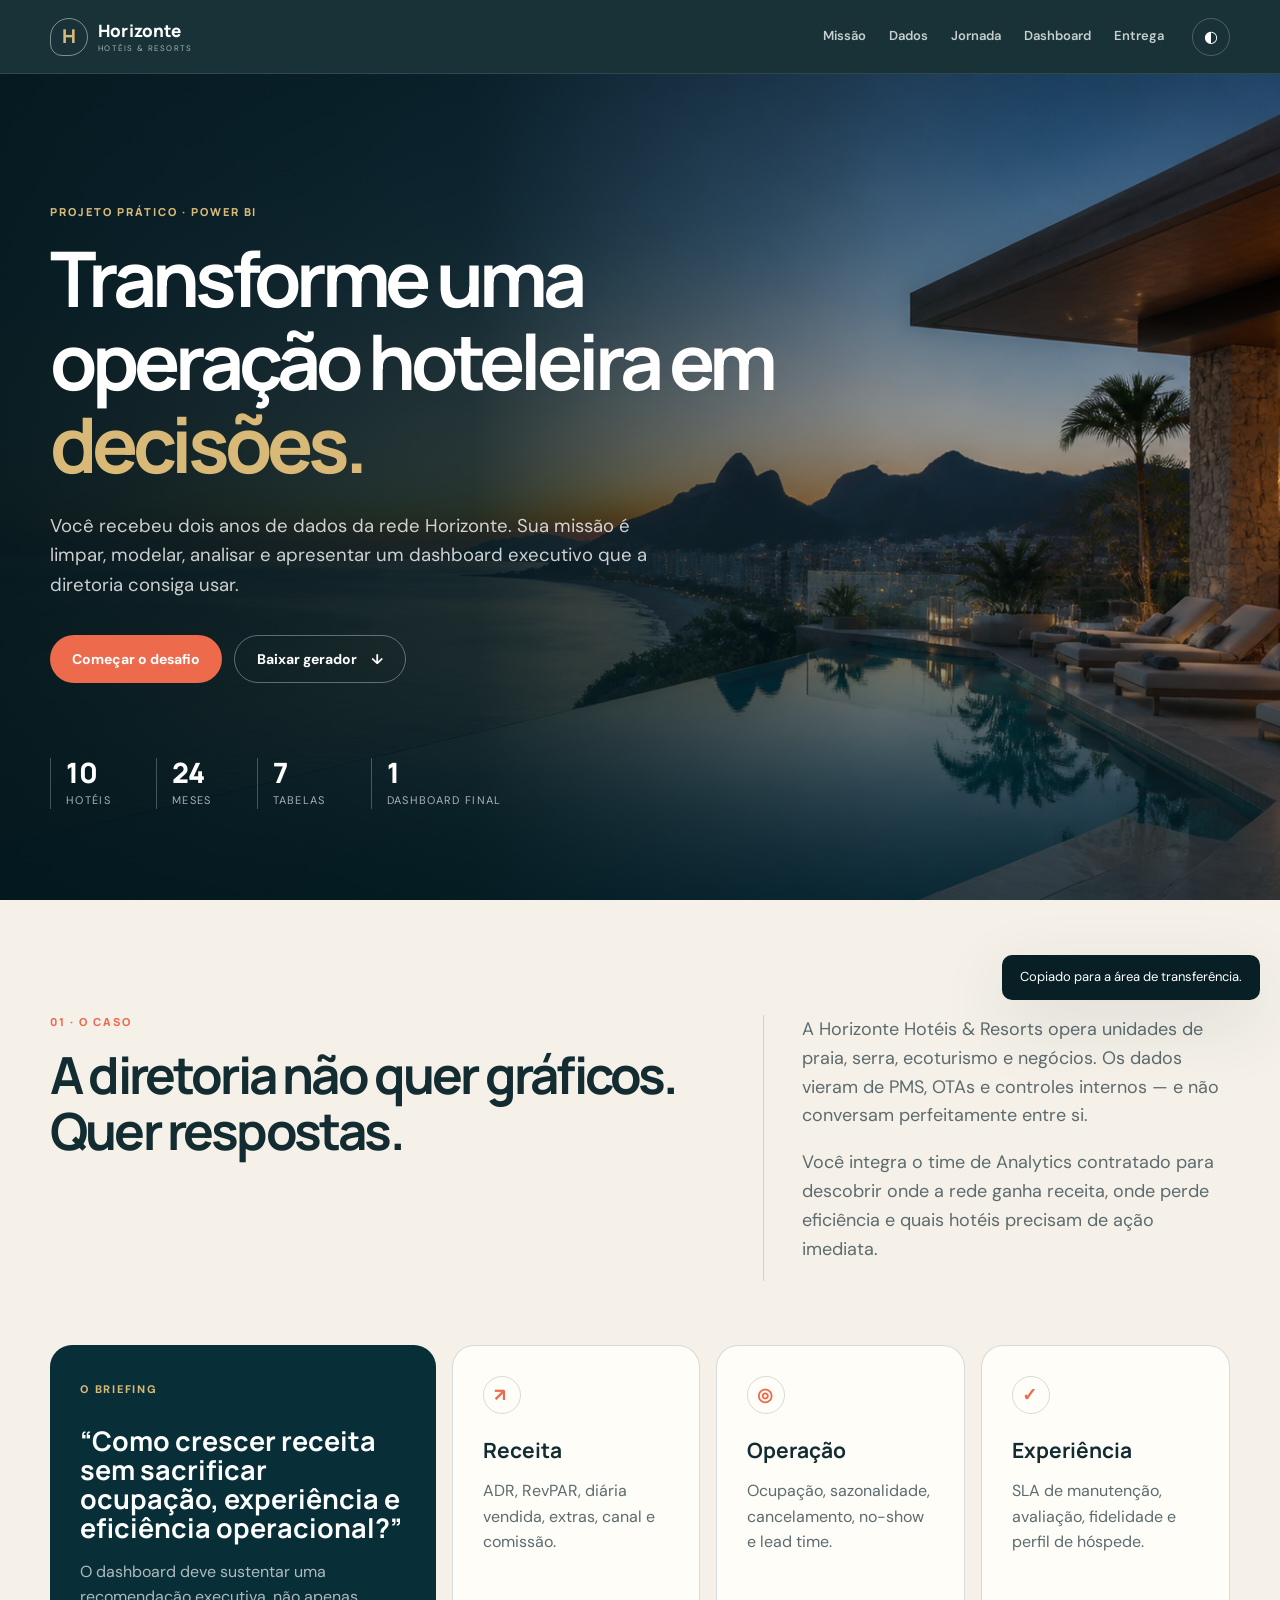
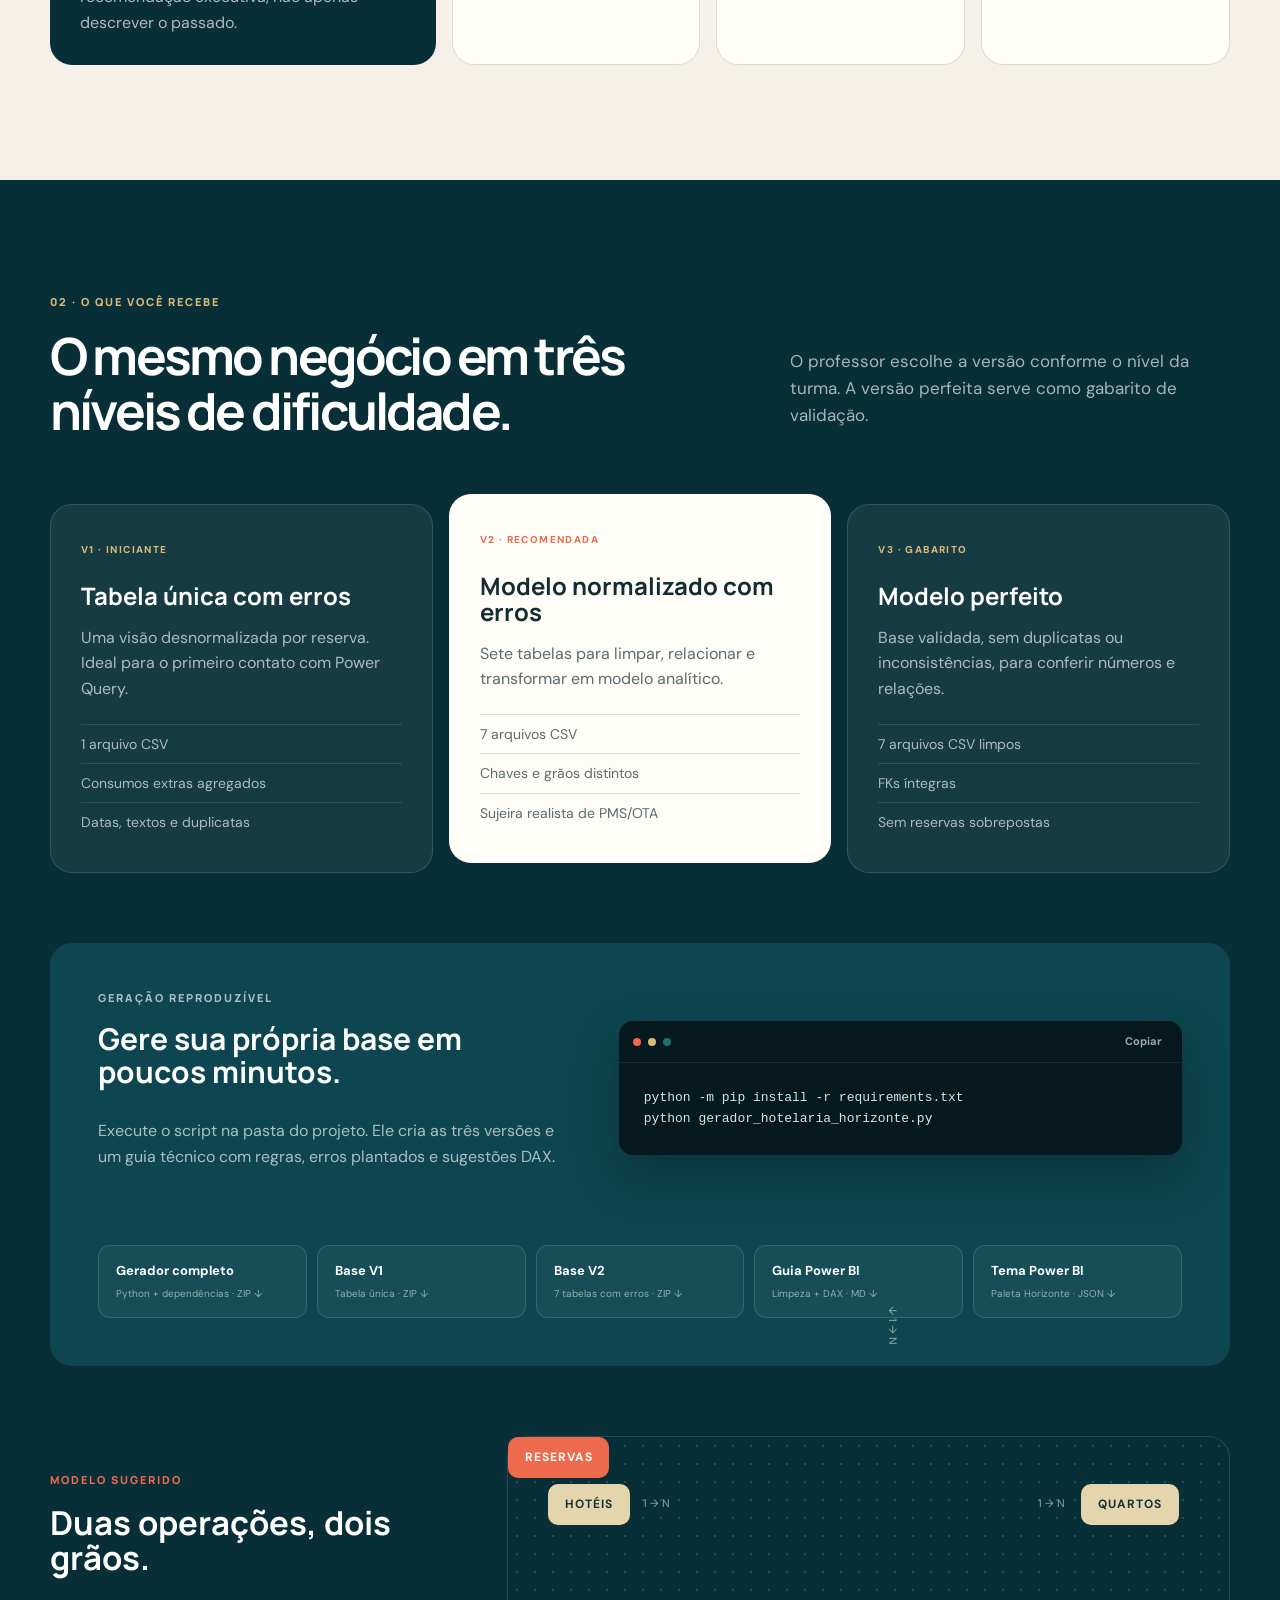
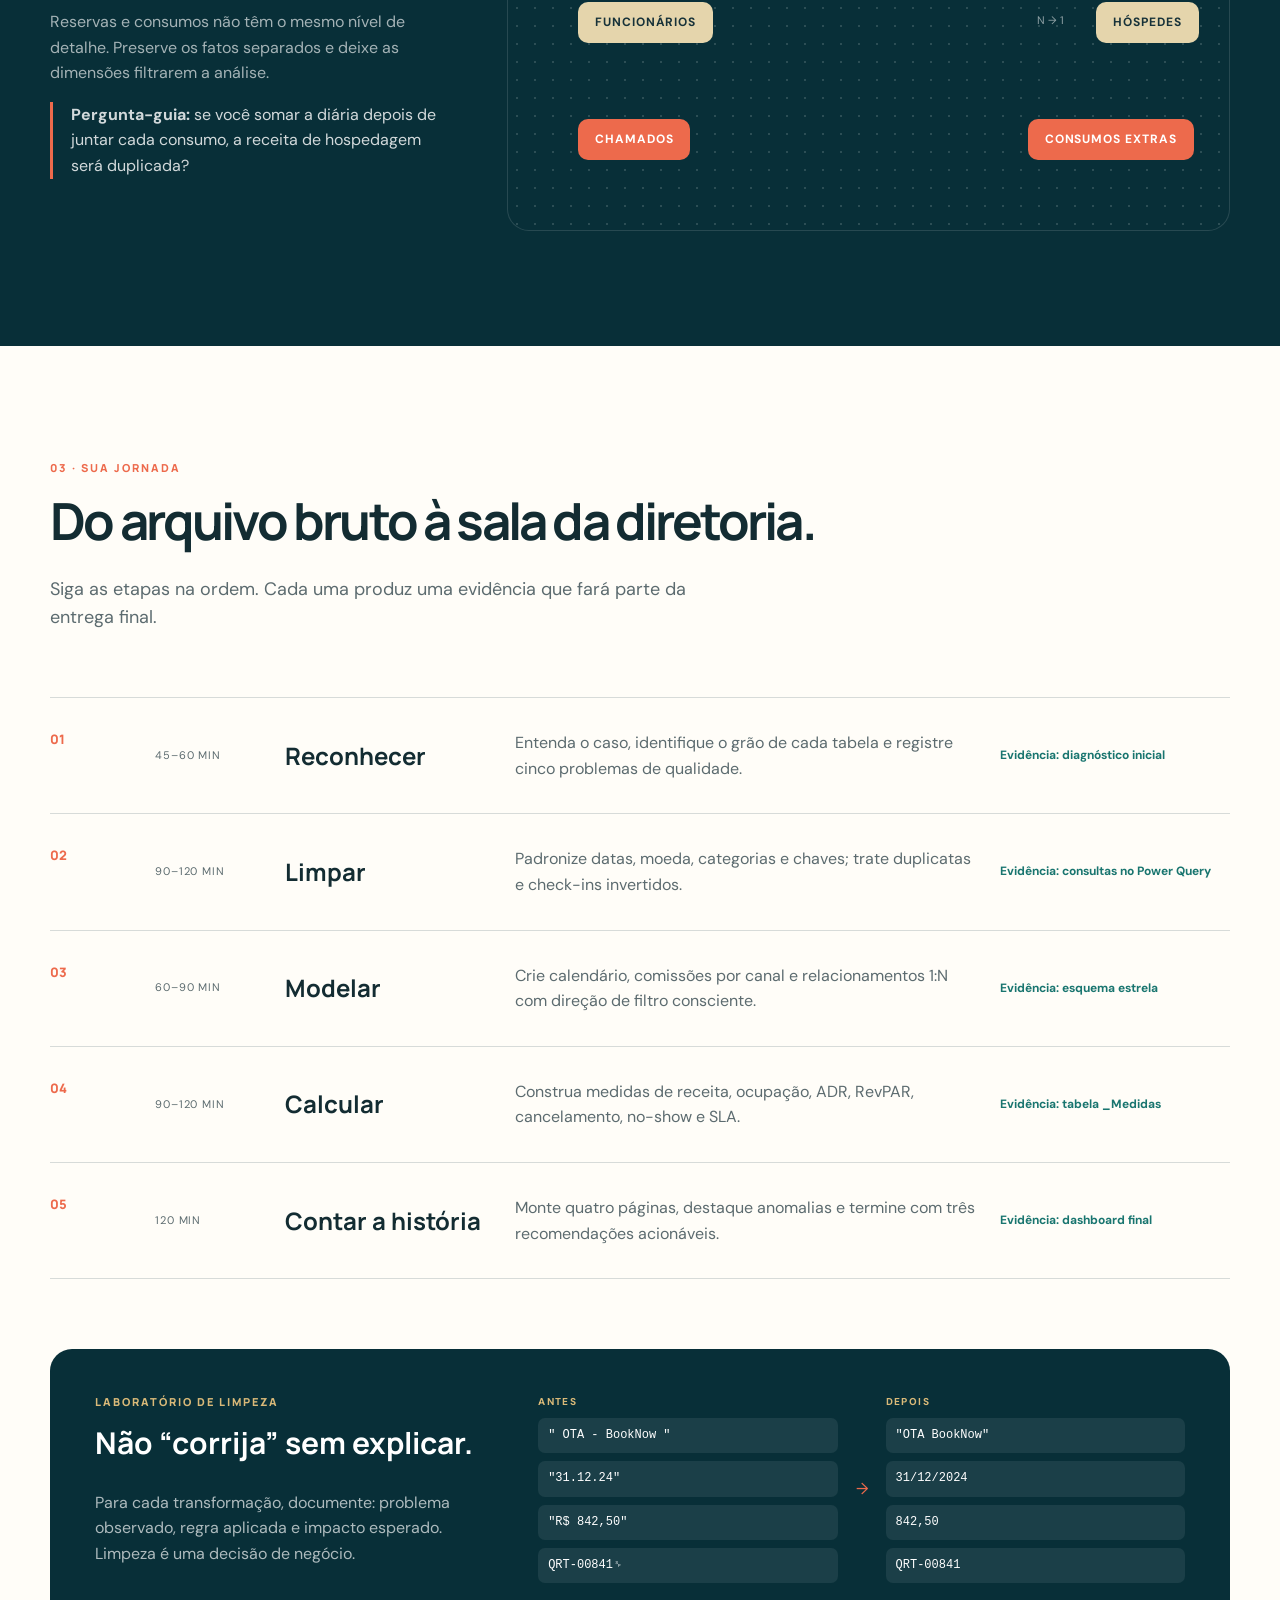
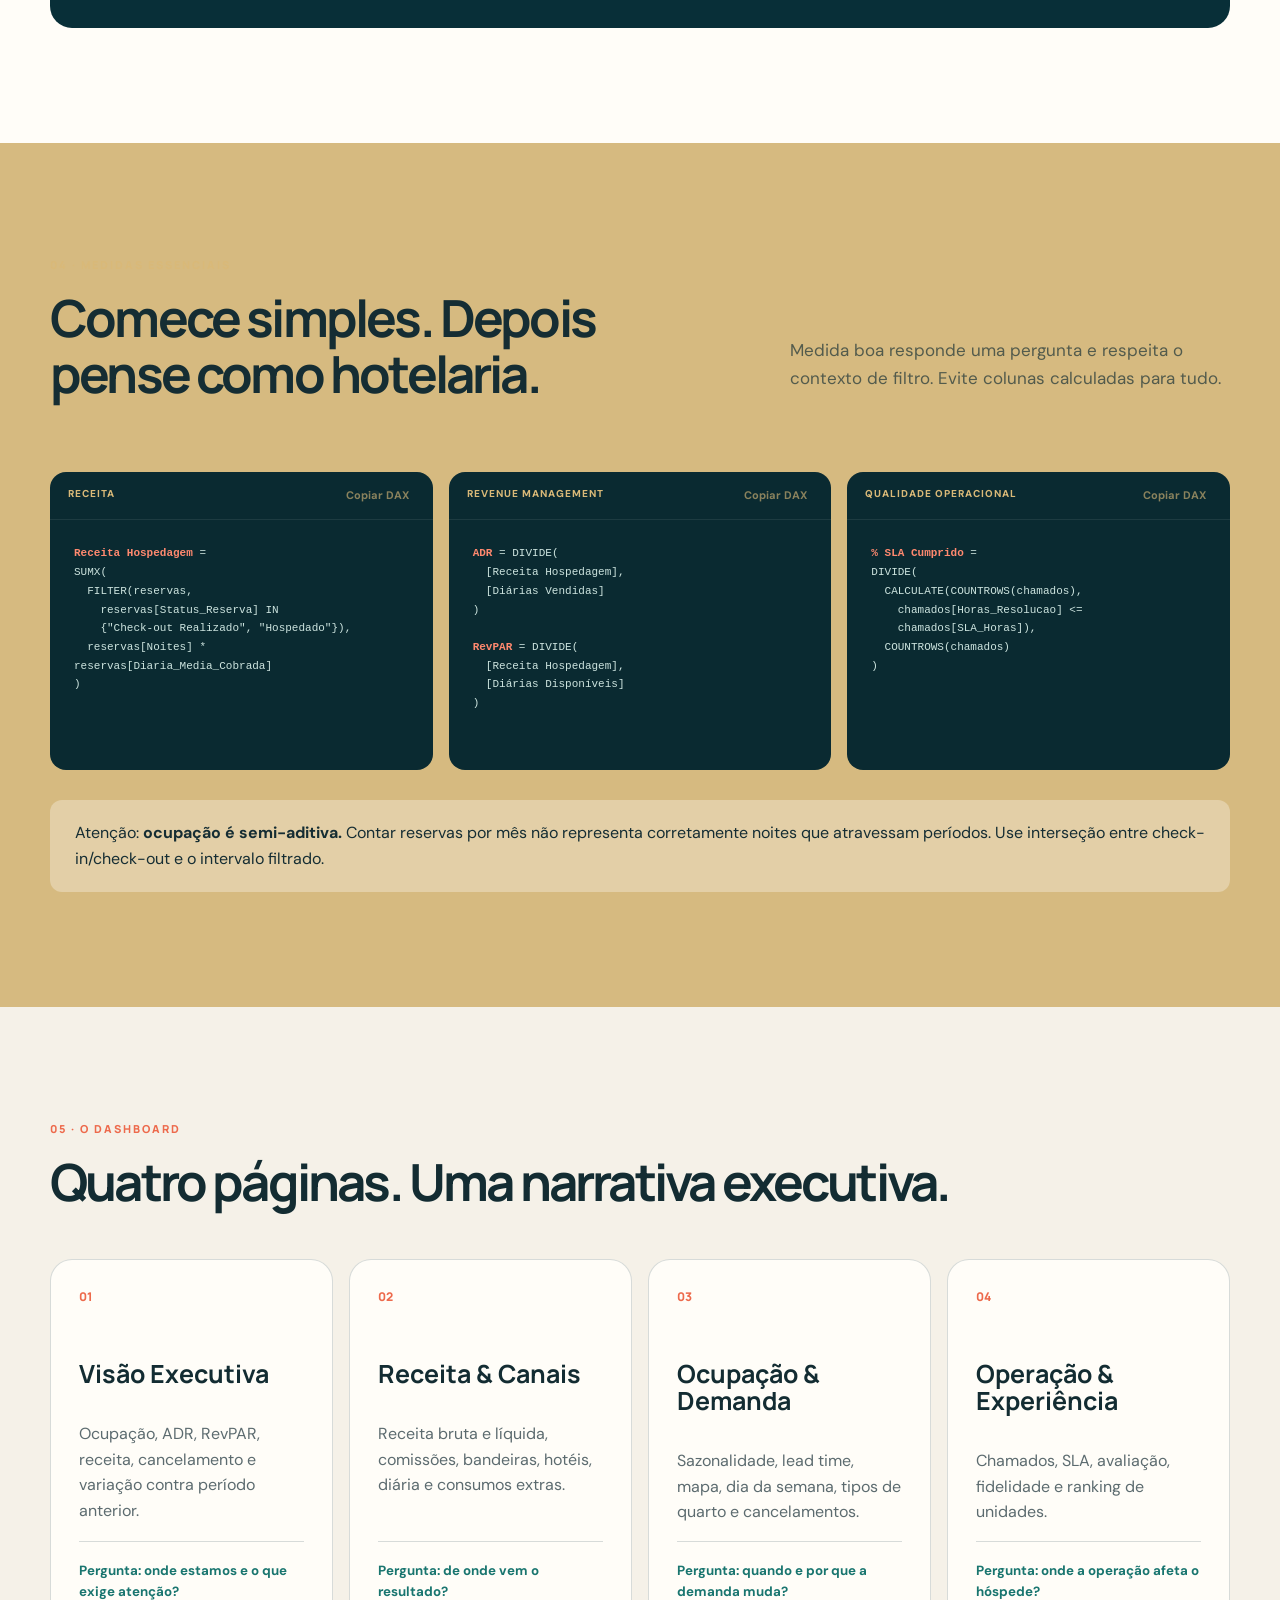
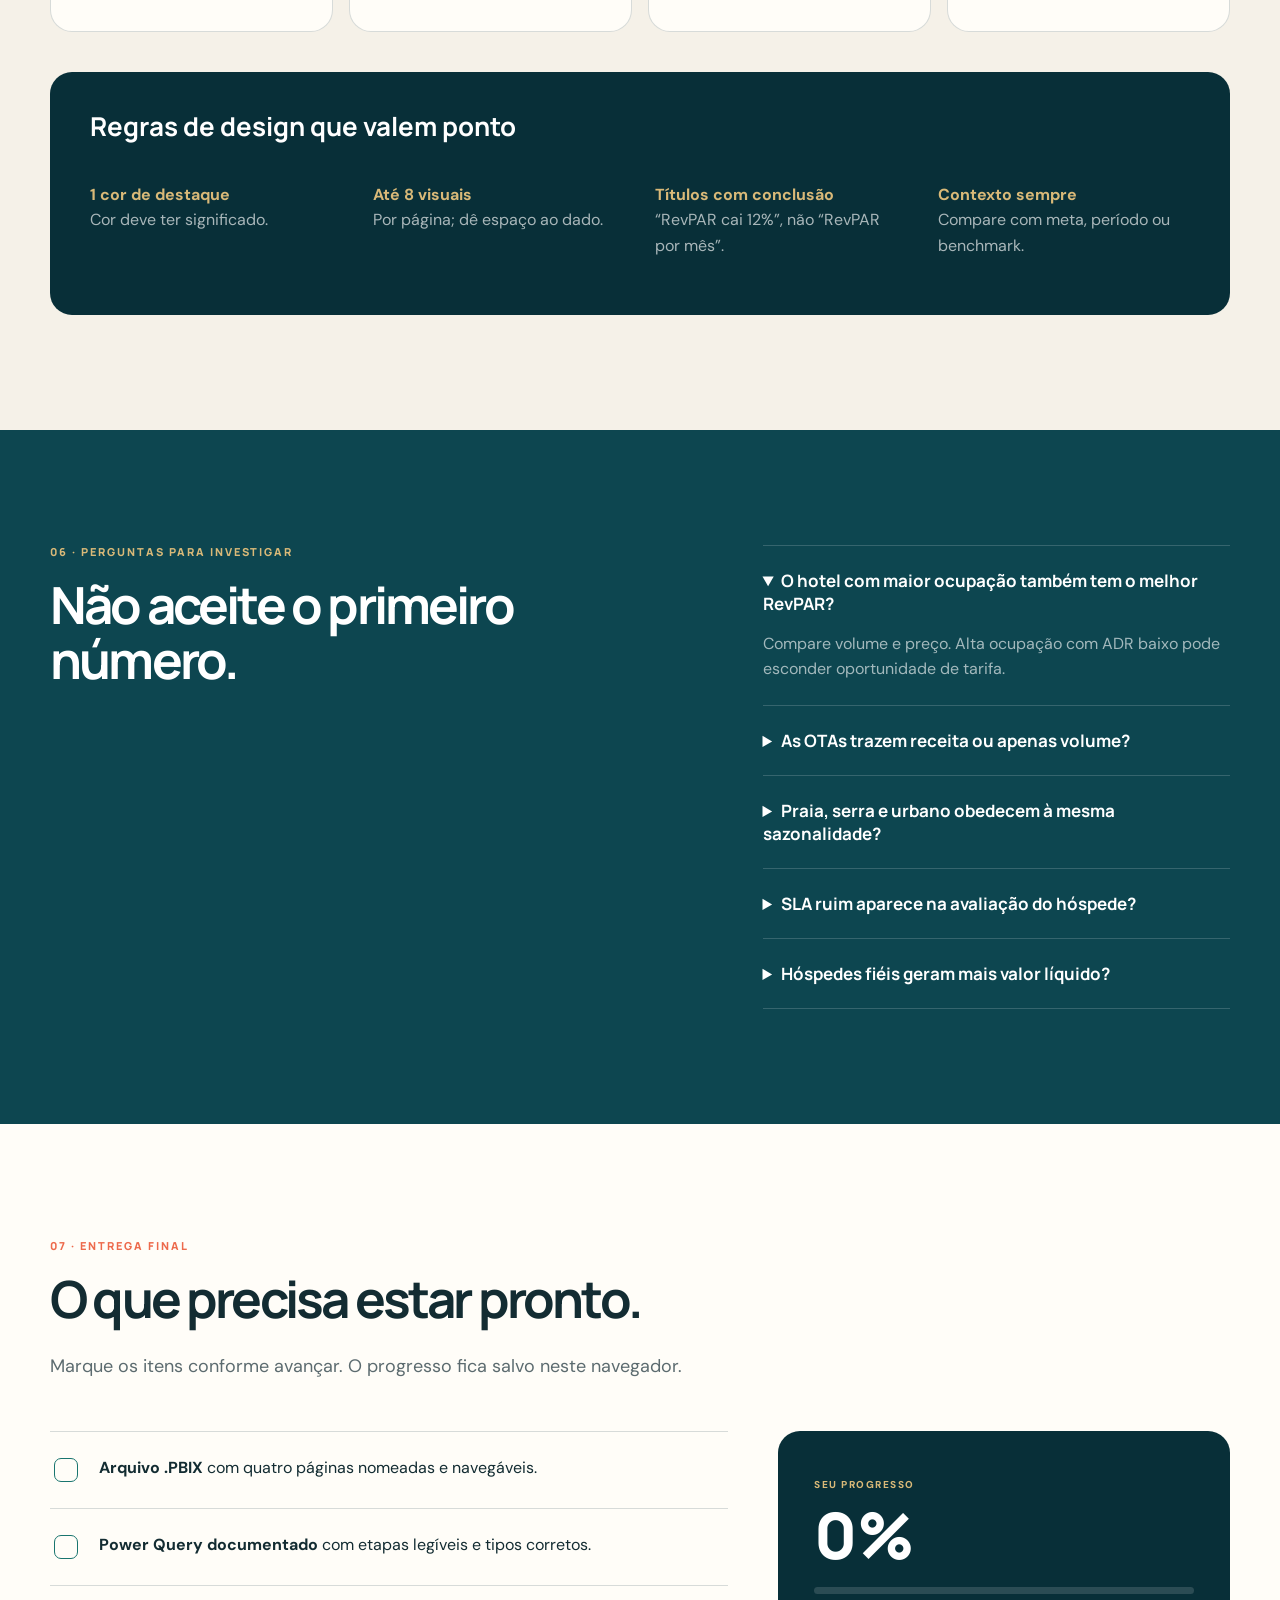
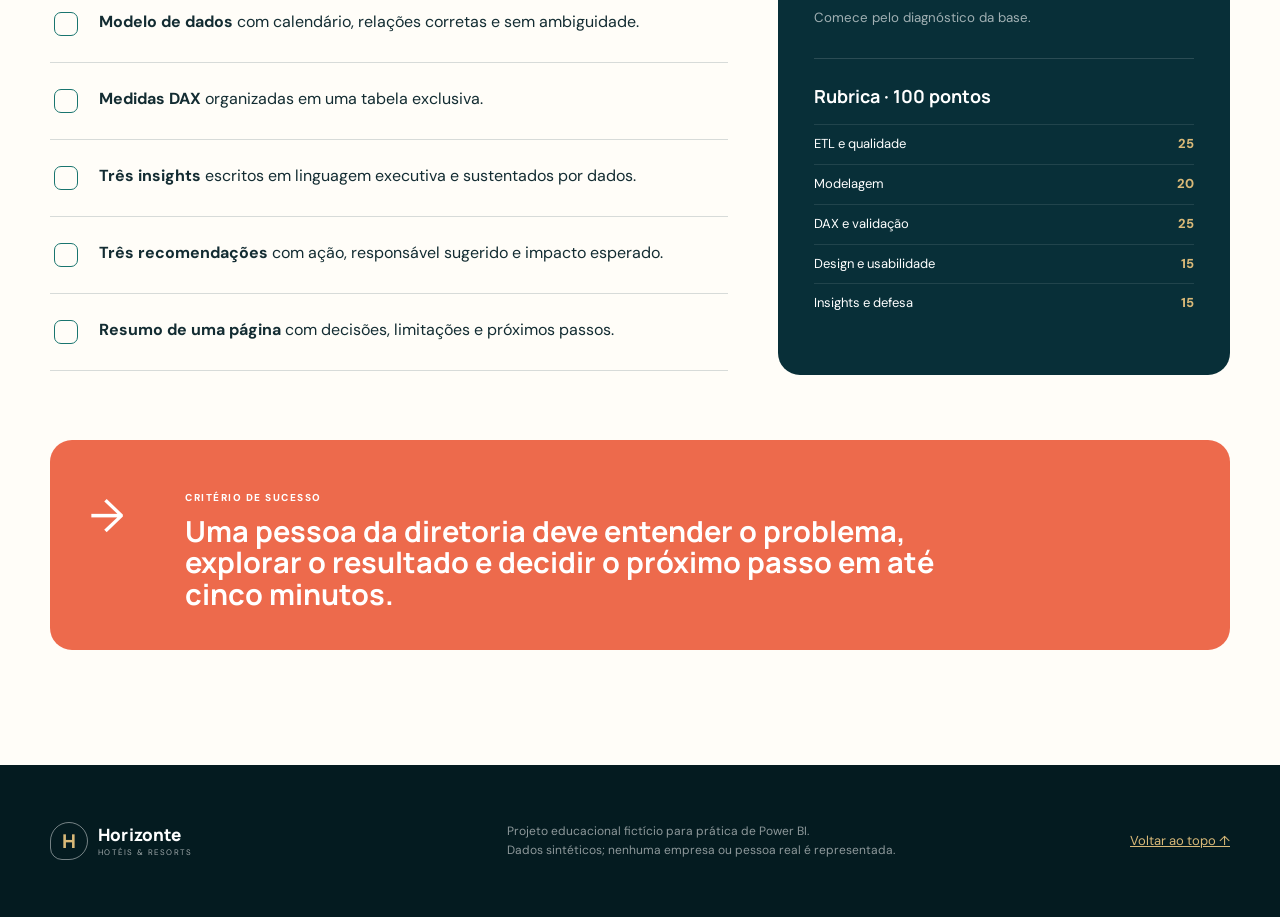
<file: index.html>
<!doctype html>
<html lang="pt-BR">
<head>
  <meta charset="utf-8">
  <meta name="viewport" content="width=device-width, initial-scale=1">
  <meta name="description" content="Desafio completo de Power BI com dados sintéticos da rede fictícia Horizonte Hotéis & Resorts.">
  <meta name="theme-color" content="#092f38">
  <meta property="og:title" content="Horizonte Hotéis — Desafio Power BI">
  <meta property="og:description" content="Do dado bruto ao dashboard executivo: uma atividade prática de hotelaria.">
  <meta property="og:type" content="website">
  <meta property="og:url" content="https://profmv.github.io/kit-horizonte-hoteis/">
  <meta property="og:image" content="https://profmv.github.io/kit-horizonte-hoteis/assets/horizonte-hero.png">
  <link rel="canonical" href="https://profmv.github.io/kit-horizonte-hoteis/">
  <title>Horizonte Hotéis — Desafio Power BI</title>
  <link rel="preconnect" href="https://fonts.googleapis.com">
  <link rel="preconnect" href="https://fonts.gstatic.com" crossorigin>
  <link href="https://fonts.googleapis.com/css2?family=DM+Sans:wght@400;500;600;700&family=Manrope:wght@500;600;700;800&display=swap" rel="stylesheet">
  <link rel="stylesheet" href="styles.css">
</head>
<body>
  <a class="skip-link" href="#conteudo">Pular para o conteúdo</a>
  <div class="reading-progress" aria-hidden="true"><span id="readingBar"></span></div>

  <header class="topbar">
    <a class="brand" href="#inicio" aria-label="Horizonte Hotéis — início">
      <span class="brand-mark" aria-hidden="true">H</span>
      <span><strong>Horizonte</strong><small>Hotéis &amp; Resorts</small></span>
    </a>
    <button class="menu-button" id="menuButton" type="button" aria-expanded="false" aria-controls="mainNav">Menu</button>
    <nav id="mainNav" aria-label="Navegação principal">
      <a href="#missao">Missão</a>
      <a href="#dados">Dados</a>
      <a href="#jornada">Jornada</a>
      <a href="#dashboard">Dashboard</a>
      <a href="#entrega">Entrega</a>
    </nav>
    <button class="theme-button" id="themeButton" type="button" aria-label="Alternar tema">◐</button>
  </header>

  <main id="conteudo">
    <section class="hero" id="inicio">
      <img src="assets/horizonte-hero.png" alt="Resort contemporâneo com piscina e vista para o litoral ao amanhecer">
      <div class="hero-overlay"></div>
      <div class="hero-content wrap">
        <p class="eyebrow">PROJETO PRÁTICO · POWER BI</p>
        <h1>Transforme uma operação hoteleira em <em>decisões.</em></h1>
        <p class="hero-copy">Você recebeu dois anos de dados da rede Horizonte. Sua missão é limpar, modelar, analisar e apresentar um dashboard executivo que a diretoria consiga usar.</p>
        <div class="hero-actions">
          <a class="button primary" href="#missao">Começar o desafio</a>
          <a class="button ghost" href="downloads/gerador-horizonte.zip" download>Baixar gerador <span>↓</span></a>
        </div>
        <dl class="hero-stats" aria-label="Resumo do desafio">
          <div><dt>10</dt><dd>hotéis</dd></div>
          <div><dt>24</dt><dd>meses</dd></div>
          <div><dt>7</dt><dd>tabelas</dd></div>
          <div><dt>1</dt><dd>dashboard final</dd></div>
        </dl>
      </div>
    </section>

    <section class="section intro" id="missao">
      <div class="wrap split-heading">
        <div>
          <p class="eyebrow coral">01 · O CASO</p>
          <h2>A diretoria não quer gráficos.<br>Quer respostas.</h2>
        </div>
        <div class="lead-block">
          <p>A Horizonte Hotéis &amp; Resorts opera unidades de praia, serra, ecoturismo e negócios. Os dados vieram de PMS, OTAs e controles internos — e não conversam perfeitamente entre si.</p>
          <p>Você integra o time de Analytics contratado para descobrir onde a rede ganha receita, onde perde eficiência e quais hotéis precisam de ação imediata.</p>
        </div>
      </div>
      <div class="wrap brief-grid">
        <article class="brief-card featured">
          <span class="card-number">O briefing</span>
          <h3>“Como crescer receita sem sacrificar ocupação, experiência e eficiência operacional?”</h3>
          <p>O dashboard deve sustentar uma recomendação executiva, não apenas descrever o passado.</p>
        </article>
        <article class="brief-card">
          <span class="icon-chip" aria-hidden="true">↗</span>
          <h3>Receita</h3>
          <p>ADR, RevPAR, diária vendida, extras, canal e comissão.</p>
        </article>
        <article class="brief-card">
          <span class="icon-chip" aria-hidden="true">◎</span>
          <h3>Operação</h3>
          <p>Ocupação, sazonalidade, cancelamento, no-show e lead time.</p>
        </article>
        <article class="brief-card">
          <span class="icon-chip" aria-hidden="true">✓</span>
          <h3>Experiência</h3>
          <p>SLA de manutenção, avaliação, fidelidade e perfil de hóspede.</p>
        </article>
      </div>
    </section>

    <section class="section data-section" id="dados">
      <div class="wrap">
        <p class="eyebrow sand">02 · O QUE VOCÊ RECEBE</p>
        <div class="section-title-row">
          <h2>O mesmo negócio em três níveis de dificuldade.</h2>
          <p>O professor escolhe a versão conforme o nível da turma. A versão perfeita serve como gabarito de validação.</p>
        </div>
        <div class="version-grid">
          <article class="version-card">
            <span class="version-tag">V1 · INICIANTE</span>
            <h3>Tabela única com erros</h3>
            <p>Uma visão desnormalizada por reserva. Ideal para o primeiro contato com Power Query.</p>
            <ul>
              <li>1 arquivo CSV</li>
              <li>Consumos extras agregados</li>
              <li>Datas, textos e duplicatas</li>
            </ul>
          </article>
          <article class="version-card recommended">
            <span class="version-tag">V2 · RECOMENDADA</span>
            <h3>Modelo normalizado com erros</h3>
            <p>Sete tabelas para limpar, relacionar e transformar em modelo analítico.</p>
            <ul>
              <li>7 arquivos CSV</li>
              <li>Chaves e grãos distintos</li>
              <li>Sujeira realista de PMS/OTA</li>
            </ul>
          </article>
          <article class="version-card">
            <span class="version-tag">V3 · GABARITO</span>
            <h3>Modelo perfeito</h3>
            <p>Base validada, sem duplicatas ou inconsistências, para conferir números e relações.</p>
            <ul>
              <li>7 arquivos CSV limpos</li>
              <li>FKs íntegras</li>
              <li>Sem reservas sobrepostas</li>
            </ul>
          </article>
        </div>

        <div class="download-panel">
          <div>
            <p class="eyebrow">GERAÇÃO REPRODUZÍVEL</p>
            <h3>Gere sua própria base em poucos minutos.</h3>
            <p>Execute o script na pasta do projeto. Ele cria as três versões e um guia técnico com regras, erros plantados e sugestões DAX.</p>
          </div>
          <div class="terminal" role="group" aria-label="Comandos para gerar a base">
            <div class="terminal-head"><span></span><span></span><span></span><button class="copy-button" data-copy="python -m pip install -r requirements.txt&#10;python gerador_hotelaria_horizonte.py">Copiar</button></div>
            <pre><code>python -m pip install -r requirements.txt
python gerador_hotelaria_horizonte.py</code></pre>
          </div>
          <div class="download-links">
            <a href="downloads/gerador-horizonte.zip" download><strong>Gerador completo</strong><span>Python + dependências · ZIP ↓</span></a>
            <a href="downloads/base-v1-iniciante.zip" download><strong>Base V1</strong><span>Tabela única · ZIP ↓</span></a>
            <a href="downloads/base-v2-desafio.zip" download><strong>Base V2</strong><span>7 tabelas com erros · ZIP ↓</span></a>
            <a href="downloads/DICAS_POWERBI.md" download><strong>Guia Power BI</strong><span>Limpeza + DAX · MD ↓</span></a>
            <a href="assets/tema-horizonte.json" download><strong>Tema Power BI</strong><span>Paleta Horizonte · JSON ↓</span></a>
          </div>
        </div>

        <div class="schema" aria-label="Modelo de dados sugerido">
          <div class="schema-copy">
            <p class="eyebrow coral">MODELO SUGERIDO</p>
            <h3>Duas operações, dois grãos.</h3>
            <p>Reservas e consumos não têm o mesmo nível de detalhe. Preserve os fatos separados e deixe as dimensões filtrarem a análise.</p>
            <p class="tip"><strong>Pergunta-guia:</strong> se você somar a diária depois de juntar cada consumo, a receita de hospedagem será duplicada?</p>
          </div>
          <div class="schema-map">
            <span class="table dim">hotéis</span>
            <span class="relation">1 → N</span>
            <span class="table dim">quartos</span>
            <span class="relation">1 → N</span>
            <span class="table fact">reservas</span>
            <span class="relation down">↓ 1 → N</span>
            <span class="table fact extras">consumos extras</span>
            <span class="table dim guest">hóspedes</span>
            <span class="relation guest-line">N → 1</span>
            <span class="table fact calls">chamados</span>
            <span class="relation staff-line">N → 1</span>
            <span class="table dim staff">funcionários</span>
          </div>
        </div>
      </div>
    </section>

    <section class="section journey" id="jornada">
      <div class="wrap">
        <p class="eyebrow coral">03 · SUA JORNADA</p>
        <h2>Do arquivo bruto à sala da diretoria.</h2>
        <p class="section-lead">Siga as etapas na ordem. Cada uma produz uma evidência que fará parte da entrega final.</p>
        <div class="timeline">
          <article class="timeline-item">
            <span class="step">01</span>
            <div><p class="duration">45–60 min</p><h3>Reconhecer</h3><p>Entenda o caso, identifique o grão de cada tabela e registre cinco problemas de qualidade.</p><strong>Evidência: diagnóstico inicial</strong></div>
          </article>
          <article class="timeline-item">
            <span class="step">02</span>
            <div><p class="duration">90–120 min</p><h3>Limpar</h3><p>Padronize datas, moeda, categorias e chaves; trate duplicatas e check-ins invertidos.</p><strong>Evidência: consultas no Power Query</strong></div>
          </article>
          <article class="timeline-item">
            <span class="step">03</span>
            <div><p class="duration">60–90 min</p><h3>Modelar</h3><p>Crie calendário, comissões por canal e relacionamentos 1:N com direção de filtro consciente.</p><strong>Evidência: esquema estrela</strong></div>
          </article>
          <article class="timeline-item">
            <span class="step">04</span>
            <div><p class="duration">90–120 min</p><h3>Calcular</h3><p>Construa medidas de receita, ocupação, ADR, RevPAR, cancelamento, no-show e SLA.</p><strong>Evidência: tabela _Medidas</strong></div>
          </article>
          <article class="timeline-item">
            <span class="step">05</span>
            <div><p class="duration">120 min</p><h3>Contar a história</h3><p>Monte quatro páginas, destaque anomalias e termine com três recomendações acionáveis.</p><strong>Evidência: dashboard final</strong></div>
          </article>
        </div>

        <div class="cleaning-lab">
          <div>
            <p class="eyebrow sand">LABORATÓRIO DE LIMPEZA</p>
            <h3>Não “corrija” sem explicar.</h3>
            <p>Para cada transformação, documente: problema observado, regra aplicada e impacto esperado. Limpeza é uma decisão de negócio.</p>
          </div>
          <div class="before-after">
            <div><span>ANTES</span><code>" OTA - BookNow "</code><code>"31.12.24"</code><code>"R$ 842,50"</code><code>QRT-00841␠</code></div>
            <div class="arrow" aria-hidden="true">→</div>
            <div><span>DEPOIS</span><code>"OTA BookNow"</code><code>31/12/2024</code><code>842,50</code><code>QRT-00841</code></div>
          </div>
        </div>
      </div>
    </section>

    <section class="section dax-section" id="medidas">
      <div class="wrap">
        <div class="section-title-row">
          <div><p class="eyebrow sand">04 · MEDIDAS ESSENCIAIS</p><h2>Comece simples. Depois pense como hotelaria.</h2></div>
          <p>Medida boa responde uma pergunta e respeita o contexto de filtro. Evite colunas calculadas para tudo.</p>
        </div>
        <div class="dax-grid">
          <article class="dax-card">
            <div><span>Receita</span><button class="copy-button" data-copy="Receita Hospedagem =&#10;SUMX(&#10;  FILTER(reservas, reservas[Status_Reserva] IN {\"Check-out Realizado\", \"Hospedado\"}),&#10;  reservas[Noites] * reservas[Diaria_Media_Cobrada]&#10;)">Copiar DAX</button></div>
            <pre><code><b>Receita Hospedagem</b> =
SUMX(
  FILTER(reservas,
    reservas[Status_Reserva] IN
    {"Check-out Realizado", "Hospedado"}),
  reservas[Noites] * reservas[Diaria_Media_Cobrada]
)</code></pre>
          </article>
          <article class="dax-card">
            <div><span>Revenue management</span><button class="copy-button" data-copy="ADR = DIVIDE([Receita Hospedagem], [Diárias Vendidas])&#10;&#10;RevPAR = DIVIDE([Receita Hospedagem], [Diárias Disponíveis])">Copiar DAX</button></div>
            <pre><code><b>ADR</b> = DIVIDE(
  [Receita Hospedagem],
  [Diárias Vendidas]
)

<b>RevPAR</b> = DIVIDE(
  [Receita Hospedagem],
  [Diárias Disponíveis]
)</code></pre>
          </article>
          <article class="dax-card">
            <div><span>Qualidade operacional</span><button class="copy-button" data-copy="% SLA Cumprido =&#10;DIVIDE(&#10;  CALCULATE(COUNTROWS(chamados_manutencao), chamados_manutencao[Horas_Resolucao] <= chamados_manutencao[SLA_Horas]),&#10;  COUNTROWS(chamados_manutencao)&#10;)">Copiar DAX</button></div>
            <pre><code><b>% SLA Cumprido</b> =
DIVIDE(
  CALCULATE(COUNTROWS(chamados),
    chamados[Horas_Resolucao] &lt;=
    chamados[SLA_Horas]),
  COUNTROWS(chamados)
)</code></pre>
          </article>
        </div>
        <p class="note">Atenção: <strong>ocupação é semi-aditiva.</strong> Contar reservas por mês não representa corretamente noites que atravessam períodos. Use interseção entre check-in/check-out e o intervalo filtrado.</p>
      </div>
    </section>

    <section class="section dashboard-section" id="dashboard">
      <div class="wrap">
        <p class="eyebrow coral">05 · O DASHBOARD</p>
        <h2>Quatro páginas. Uma narrativa executiva.</h2>
        <div class="page-grid">
          <article class="page-card"><span>01</span><h3>Visão Executiva</h3><p>Ocupação, ADR, RevPAR, receita, cancelamento e variação contra período anterior.</p><small>Pergunta: onde estamos e o que exige atenção?</small></article>
          <article class="page-card"><span>02</span><h3>Receita &amp; Canais</h3><p>Receita bruta e líquida, comissões, bandeiras, hotéis, diária e consumos extras.</p><small>Pergunta: de onde vem o resultado?</small></article>
          <article class="page-card"><span>03</span><h3>Ocupação &amp; Demanda</h3><p>Sazonalidade, lead time, mapa, dia da semana, tipos de quarto e cancelamentos.</p><small>Pergunta: quando e por que a demanda muda?</small></article>
          <article class="page-card"><span>04</span><h3>Operação &amp; Experiência</h3><p>Chamados, SLA, avaliação, fidelidade e ranking de unidades.</p><small>Pergunta: onde a operação afeta o hóspede?</small></article>
        </div>
        <div class="visual-rules">
          <h3>Regras de design que valem ponto</h3>
          <div><p><strong>1 cor de destaque</strong><br>Cor deve ter significado.</p><p><strong>Até 8 visuais</strong><br>Por página; dê espaço ao dado.</p><p><strong>Títulos com conclusão</strong><br>“RevPAR cai 12%”, não “RevPAR por mês”.</p><p><strong>Contexto sempre</strong><br>Compare com meta, período ou benchmark.</p></div>
        </div>
      </div>
    </section>

    <section class="section insight-section">
      <div class="wrap split-heading">
        <div><p class="eyebrow sand">06 · PERGUNTAS PARA INVESTIGAR</p><h2>Não aceite o primeiro número.</h2></div>
        <div class="question-list">
          <details open><summary>O hotel com maior ocupação também tem o melhor RevPAR?</summary><p>Compare volume e preço. Alta ocupação com ADR baixo pode esconder oportunidade de tarifa.</p></details>
          <details><summary>As OTAs trazem receita ou apenas volume?</summary><p>Considere a comissão de 15%–18% antes de comparar os canais.</p></details>
          <details><summary>Praia, serra e urbano obedecem à mesma sazonalidade?</summary><p>Construa um heatmap por mês e dia da semana. Procure padrões que se invertem.</p></details>
          <details><summary>SLA ruim aparece na avaliação do hóspede?</summary><p>Separe chamados dentro e fora do prazo e compare as distribuições de nota.</p></details>
          <details><summary>Hóspedes fiéis geram mais valor líquido?</summary><p>Compare frequência, desconto, ticket de extras e receita por nível de fidelidade.</p></details>
        </div>
      </div>
    </section>

    <section class="section delivery" id="entrega">
      <div class="wrap">
        <p class="eyebrow coral">07 · ENTREGA FINAL</p>
        <h2>O que precisa estar pronto.</h2>
        <p class="section-lead">Marque os itens conforme avançar. O progresso fica salvo neste navegador.</p>
        <div class="delivery-layout">
          <div class="checklist" id="checklist">
            <label><input type="checkbox" data-task="pbix"><span><strong>Arquivo .PBIX</strong> com quatro páginas nomeadas e navegáveis.</span></label>
            <label><input type="checkbox" data-task="query"><span><strong>Power Query documentado</strong> com etapas legíveis e tipos corretos.</span></label>
            <label><input type="checkbox" data-task="model"><span><strong>Modelo de dados</strong> com calendário, relações corretas e sem ambiguidade.</span></label>
            <label><input type="checkbox" data-task="dax"><span><strong>Medidas DAX</strong> organizadas em uma tabela exclusiva.</span></label>
            <label><input type="checkbox" data-task="insights"><span><strong>Três insights</strong> escritos em linguagem executiva e sustentados por dados.</span></label>
            <label><input type="checkbox" data-task="actions"><span><strong>Três recomendações</strong> com ação, responsável sugerido e impacto esperado.</span></label>
            <label><input type="checkbox" data-task="readme"><span><strong>Resumo de uma página</strong> com decisões, limitações e próximos passos.</span></label>
          </div>
          <aside class="score-card">
            <p>SEU PROGRESSO</p>
            <strong id="progressValue">0%</strong>
            <div class="progress-track"><span id="taskProgress"></span></div>
            <small id="progressMessage">Comece pelo diagnóstico da base.</small>
            <hr>
            <h3>Rubrica · 100 pontos</h3>
            <dl><div><dt>ETL e qualidade</dt><dd>25</dd></div><div><dt>Modelagem</dt><dd>20</dd></div><div><dt>DAX e validação</dt><dd>25</dd></div><div><dt>Design e usabilidade</dt><dd>15</dd></div><div><dt>Insights e defesa</dt><dd>15</dd></div></dl>
          </aside>
        </div>
        <div class="final-callout">
          <span aria-hidden="true">→</span>
          <div><p>CRITÉRIO DE SUCESSO</p><h3>Uma pessoa da diretoria deve entender o problema, explorar o resultado e decidir o próximo passo em até cinco minutos.</h3></div>
        </div>
      </div>
    </section>
  </main>

  <footer>
    <div class="wrap footer-grid">
      <div class="brand footer-brand"><span class="brand-mark">H</span><span><strong>Horizonte</strong><small>Hotéis &amp; Resorts</small></span></div>
      <p>Projeto educacional fictício para prática de Power BI.<br>Dados sintéticos; nenhuma empresa ou pessoa real é representada.</p>
      <a href="#inicio">Voltar ao topo ↑</a>
    </div>
  </footer>
  <div class="toast" id="toast" role="status" aria-live="polite">Copiado para a área de transferência.</div>
  <script src="script.js" defer></script>
</body>
</html>
</file>
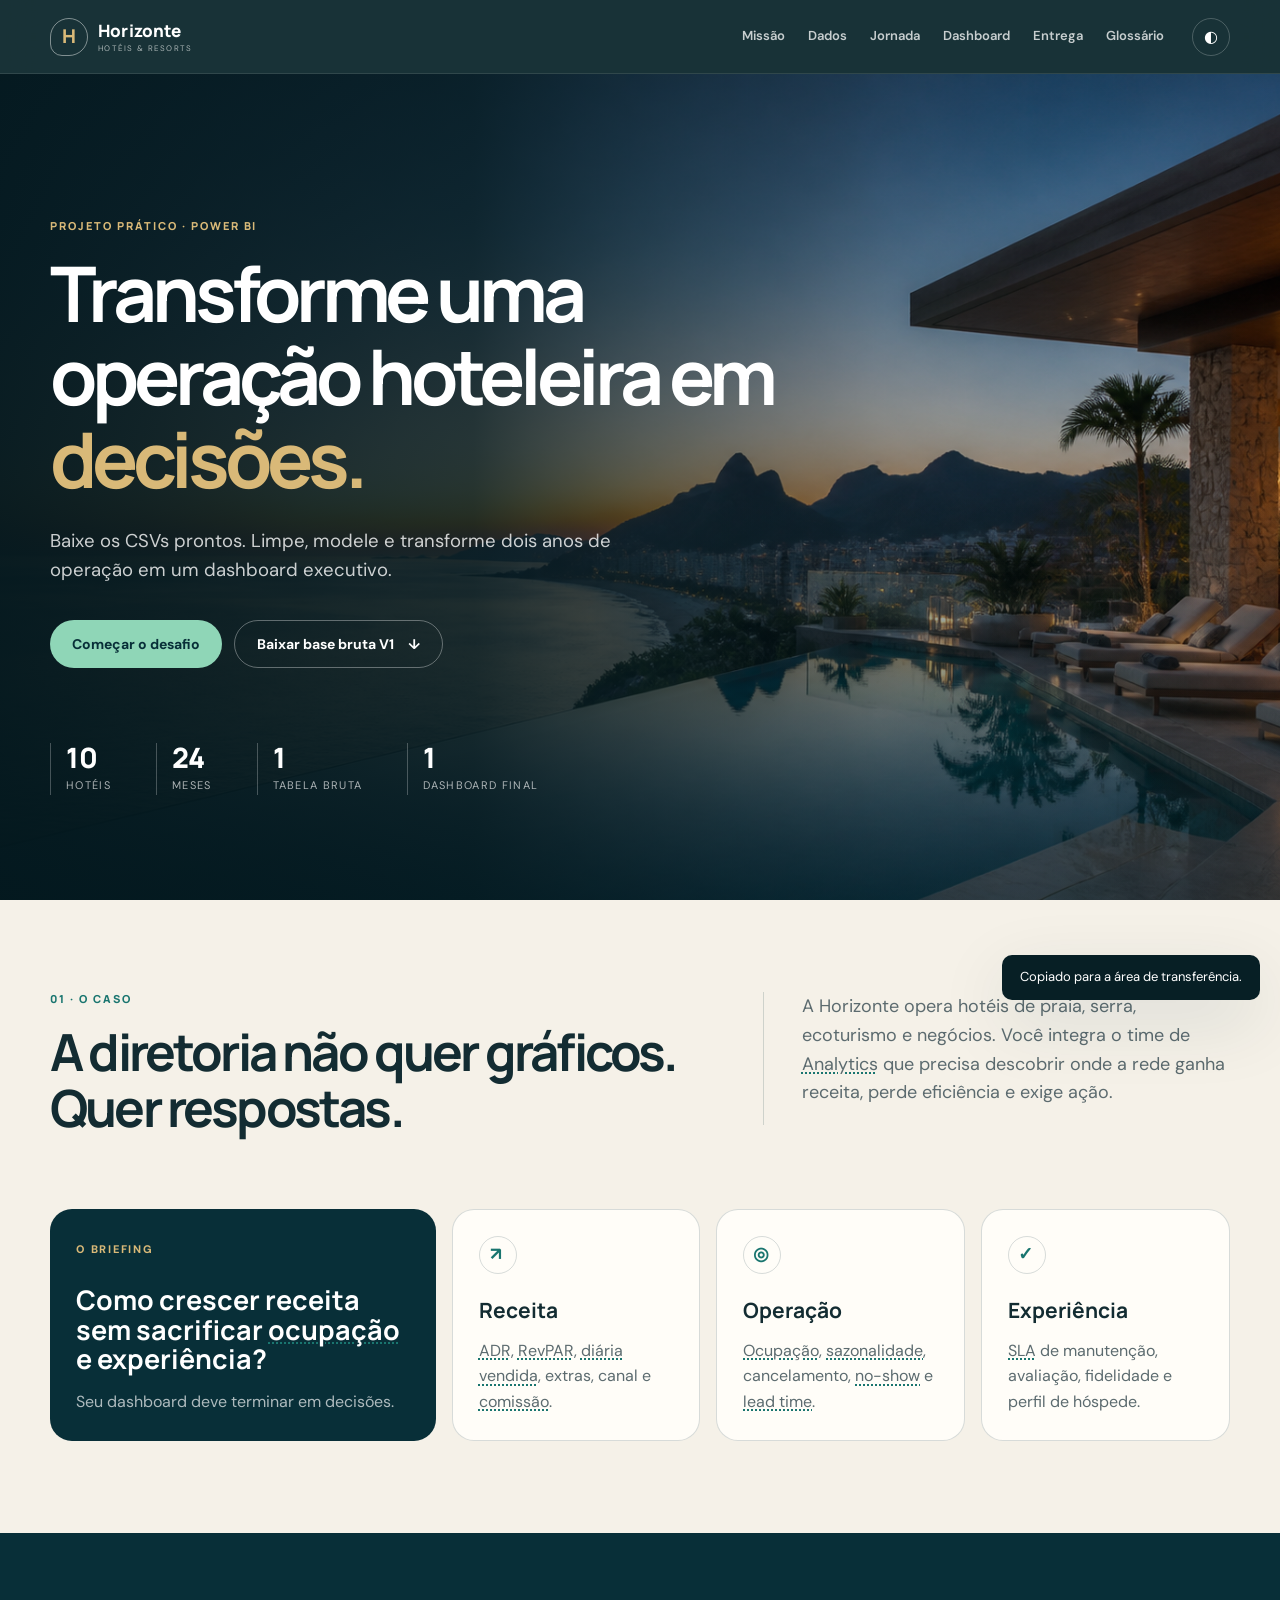
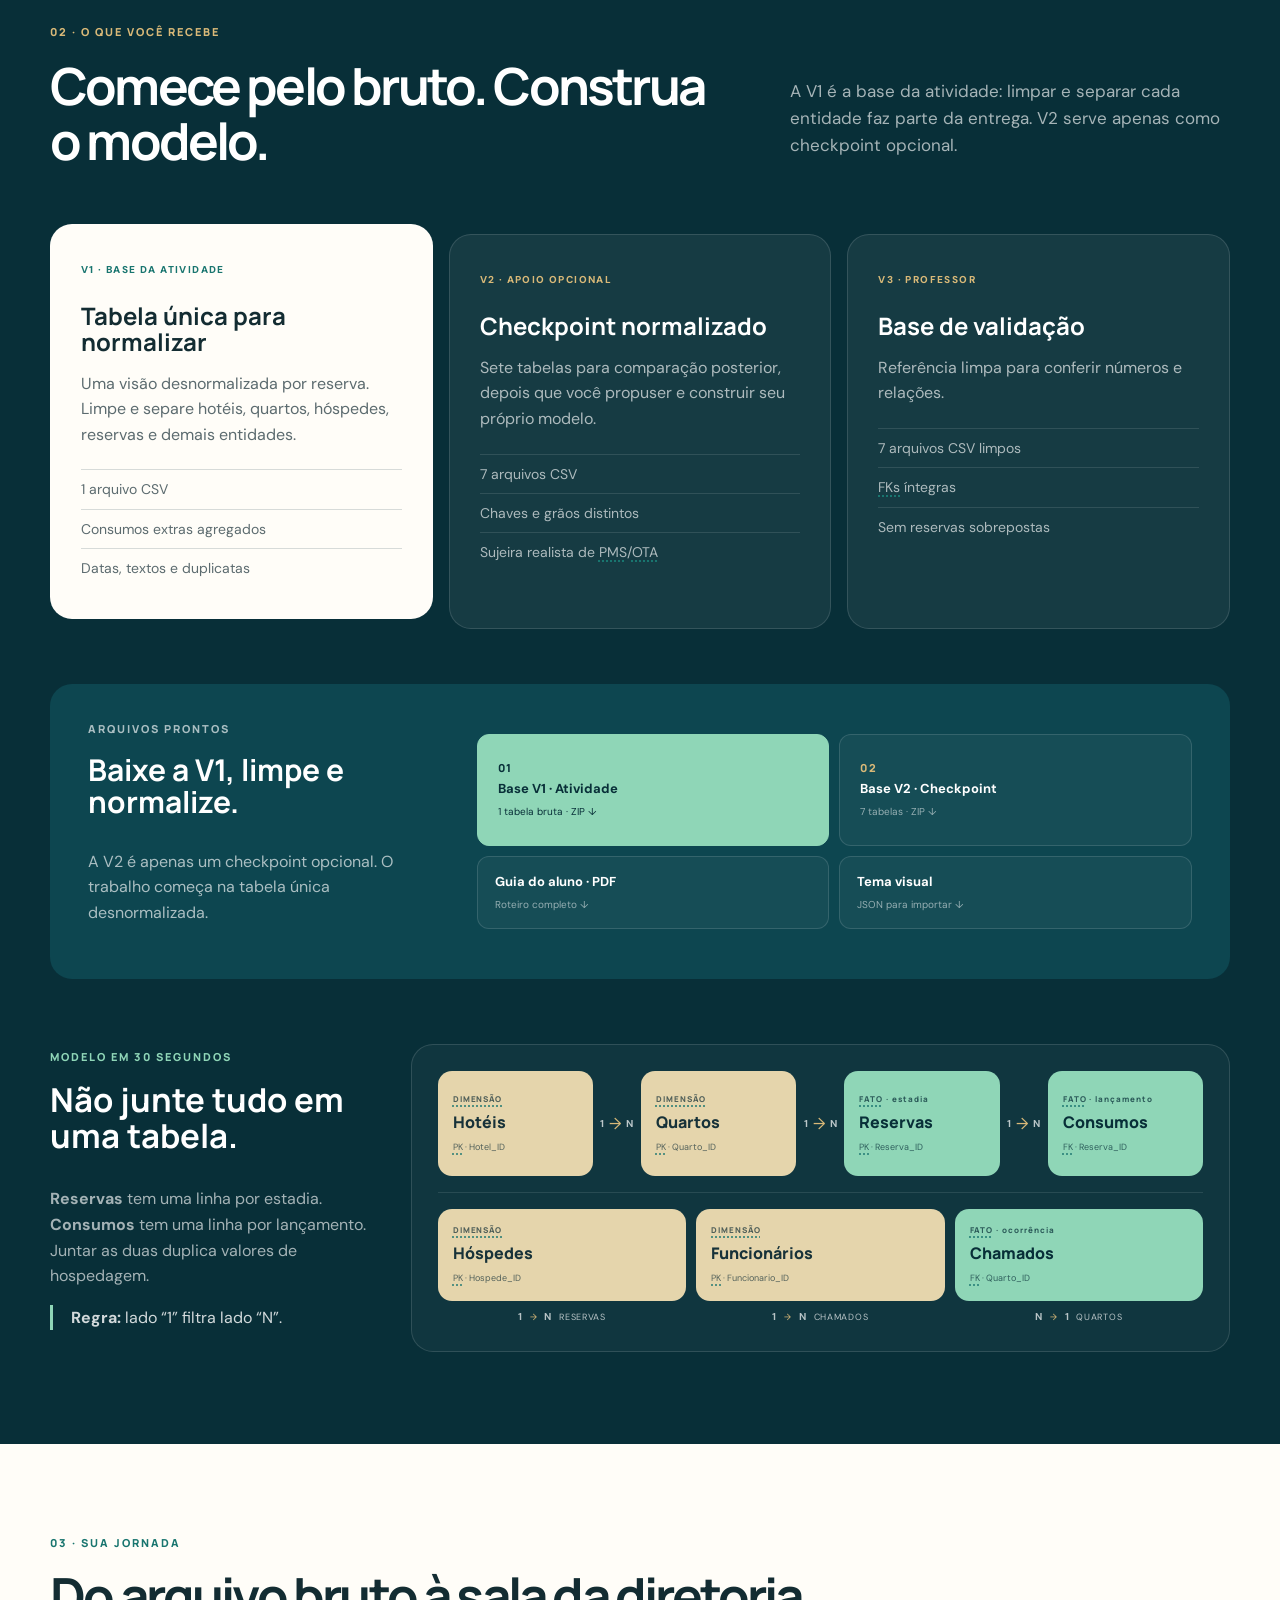
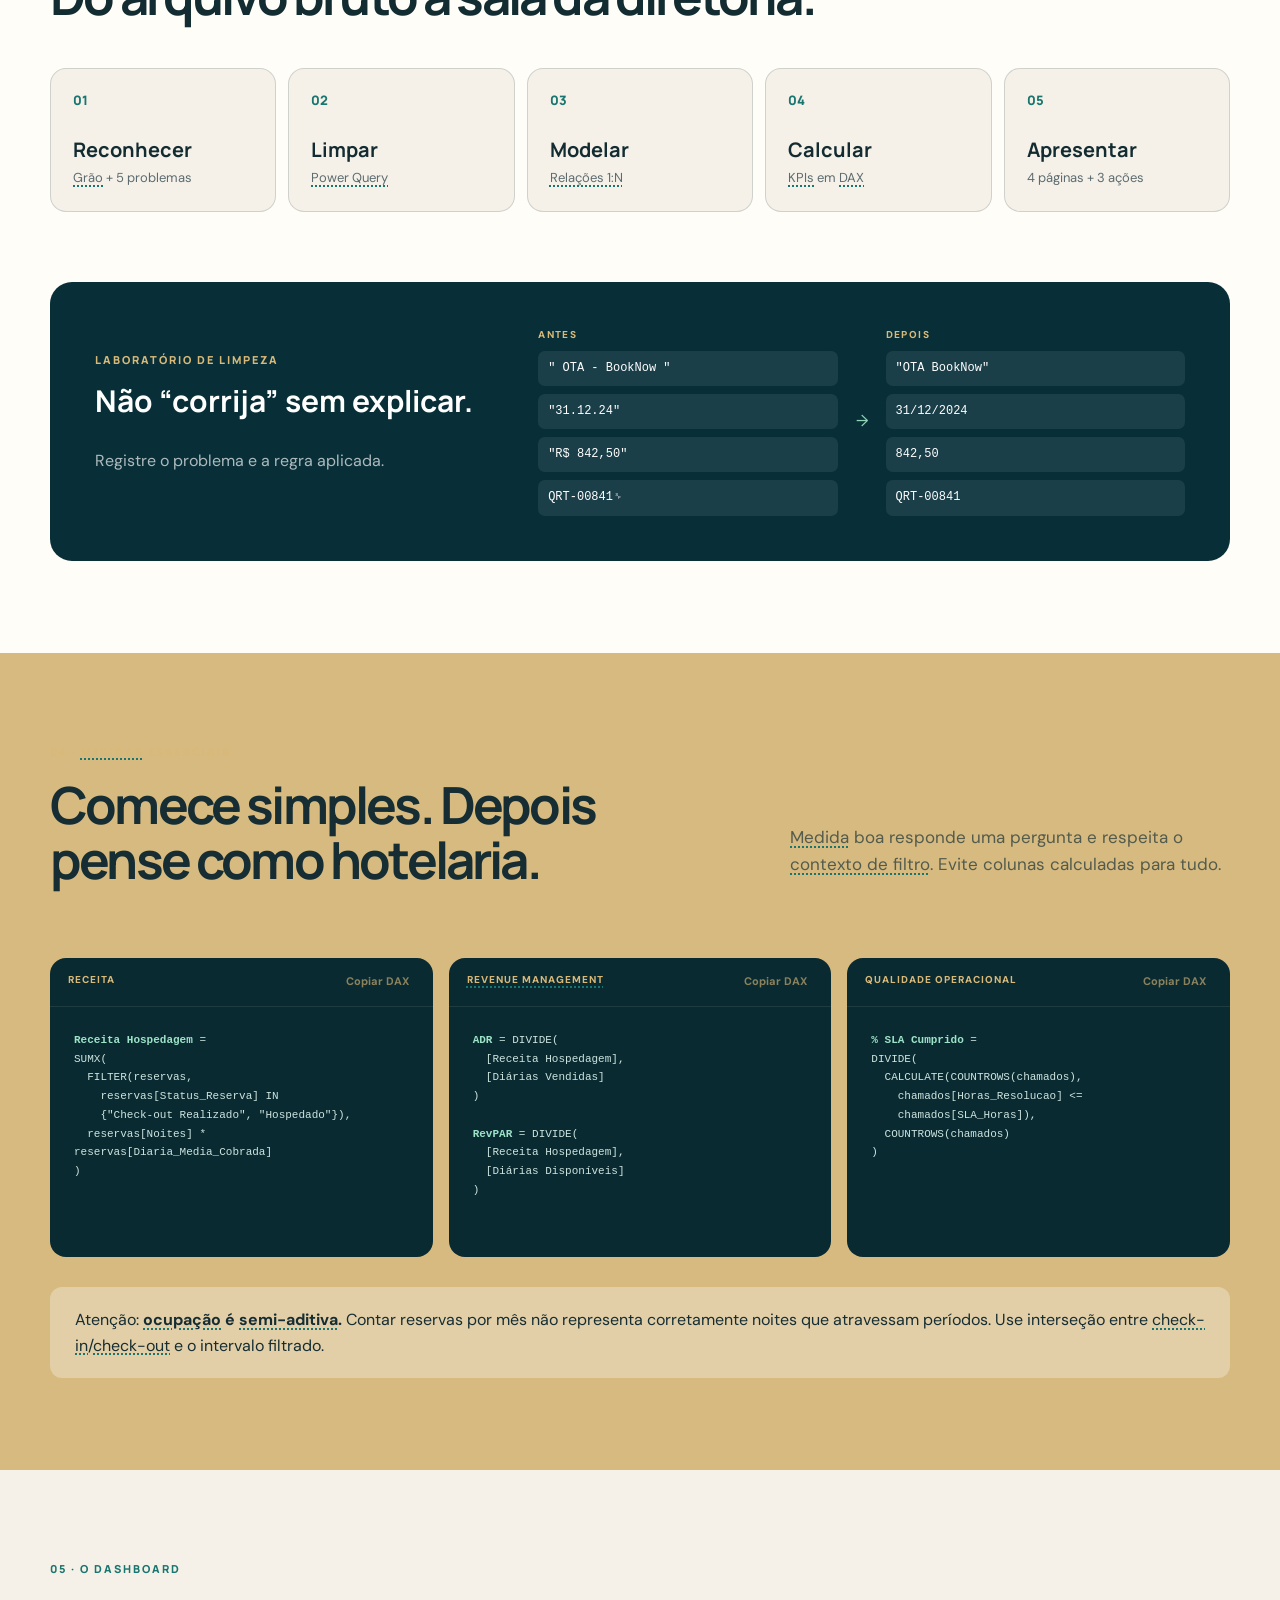
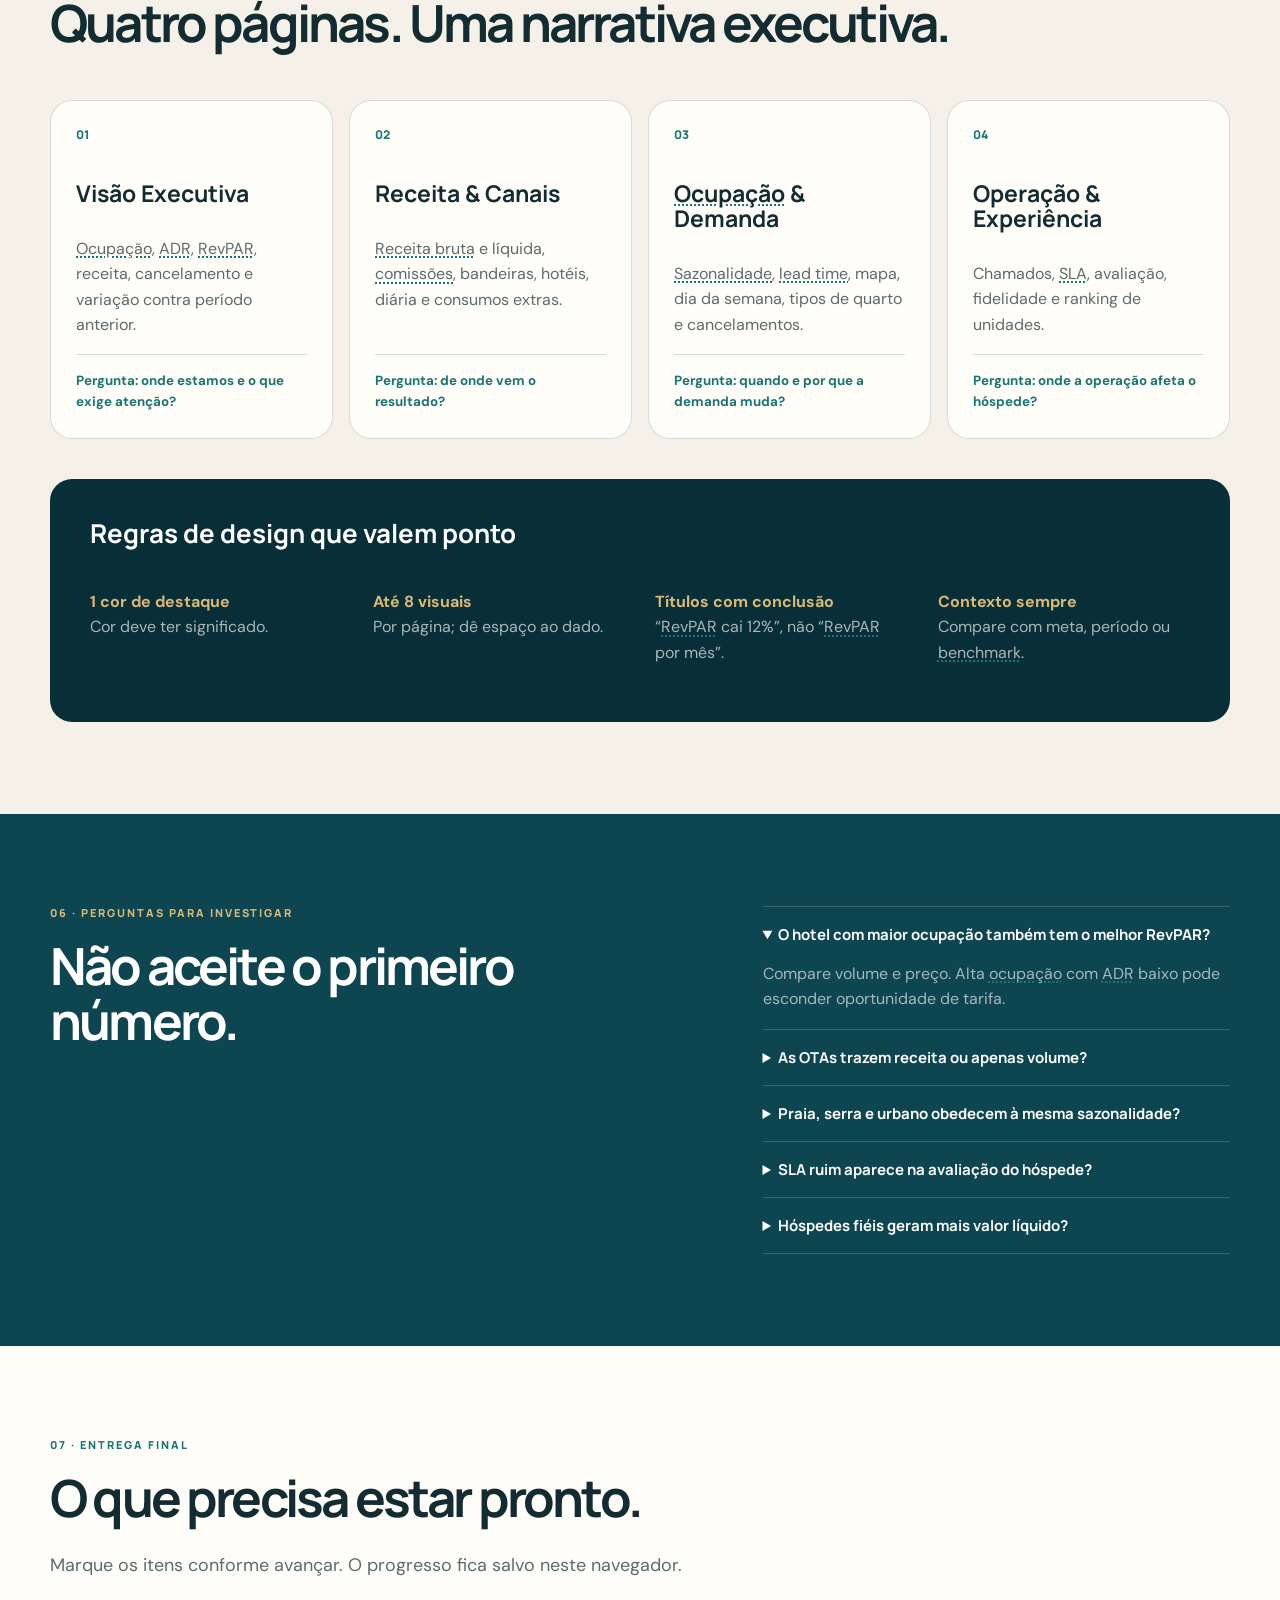
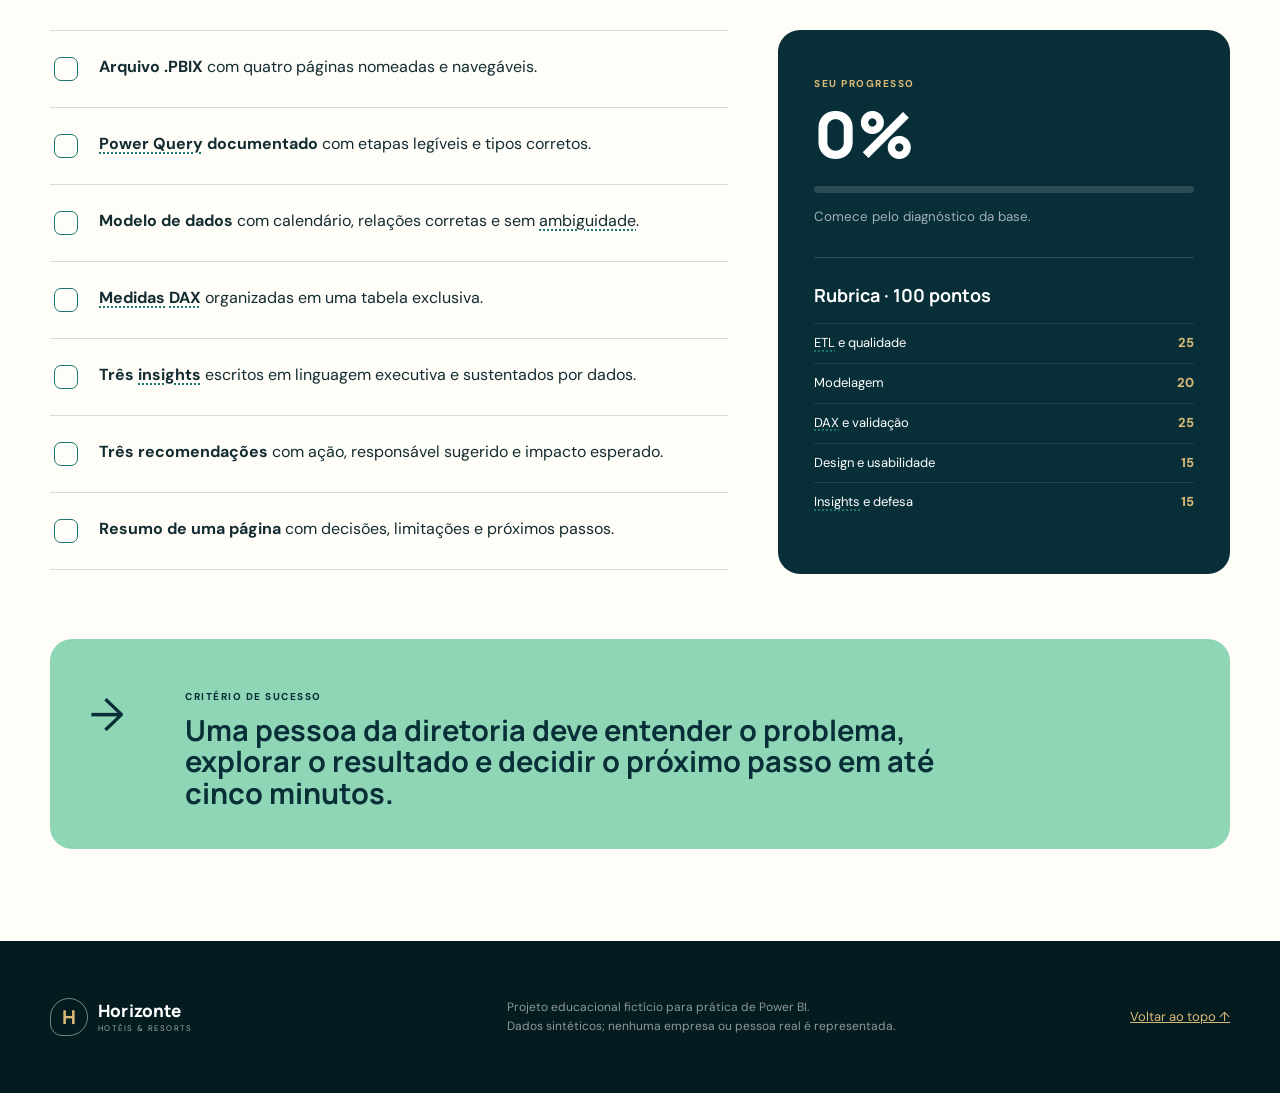
<file: docs/index.html>
<!doctype html>
<html lang="pt-BR">
<head>
  <meta charset="utf-8">
  <meta name="viewport" content="width=device-width, initial-scale=1">
  <meta name="description" content="Desafio completo de Power BI com dados sintéticos da rede fictícia Horizonte Hotéis & Resorts.">
  <meta name="theme-color" content="#092f38">
  <meta property="og:title" content="Horizonte Hotéis — Desafio Power BI">
  <meta property="og:description" content="Do dado bruto ao dashboard executivo: uma atividade prática de hotelaria.">
  <meta property="og:type" content="website">
  <meta property="og:url" content="https://profmv.github.io/kit-horizonte-hoteis/">
  <meta property="og:image" content="https://profmv.github.io/kit-horizonte-hoteis/assets/horizonte-hero.png">
  <link rel="canonical" href="https://profmv.github.io/kit-horizonte-hoteis/">
  <title>Horizonte Hotéis — Desafio Power BI</title>
  <link rel="preconnect" href="https://fonts.googleapis.com">
  <link rel="preconnect" href="https://fonts.gstatic.com" crossorigin>
  <link href="https://fonts.googleapis.com/css2?family=DM+Sans:wght@400;500;600;700&family=Manrope:wght@500;600;700;800&display=swap" rel="stylesheet">
  <link rel="stylesheet" href="styles.css">
</head>
<body>
  <a class="skip-link" href="#conteudo">Pular para o conteúdo</a>
  <div class="reading-progress" aria-hidden="true"><span id="readingBar"></span></div>

  <header class="topbar">
    <a class="brand" href="#inicio" aria-label="Horizonte Hotéis — início">
      <span class="brand-mark" aria-hidden="true">H</span>
      <span><strong>Horizonte</strong><small>Hotéis &amp; Resorts</small></span>
    </a>
    <button class="menu-button" id="menuButton" type="button" aria-expanded="false" aria-controls="mainNav">Menu</button>
    <nav id="mainNav" aria-label="Navegação principal">
      <a href="#missao">Missão</a>
      <a href="#dados">Dados</a>
      <a href="#jornada">Jornada</a>
      <a href="#dashboard">Dashboard</a>
      <a href="#entrega">Entrega</a>
      <a href="glossario.html">Glossário</a>
    </nav>
    <button class="theme-button" id="themeButton" type="button" aria-label="Alternar tema">◐</button>
  </header>

  <main id="conteudo">
    <section class="hero" id="inicio">
      <img src="assets/horizonte-hero.png" alt="Resort contemporâneo com piscina e vista para o litoral ao amanhecer">
      <div class="hero-overlay"></div>
      <div class="hero-content wrap">
        <p class="eyebrow">PROJETO PRÁTICO · POWER BI</p>
        <h1>Transforme uma operação hoteleira em <em>decisões.</em></h1>
        <p class="hero-copy">Baixe os CSVs prontos. Limpe, modele e transforme dois anos de operação em um dashboard executivo.</p>
        <div class="hero-actions">
          <a class="button primary" href="#missao">Começar o desafio</a>
          <a class="button ghost" href="downloads/base-v1-iniciante.zip" download>Baixar base bruta V1 <span>↓</span></a>
        </div>
        <dl class="hero-stats" aria-label="Resumo do desafio">
          <div><dt>10</dt><dd>hotéis</dd></div>
          <div><dt>24</dt><dd>meses</dd></div>
          <div><dt>1</dt><dd>tabela bruta</dd></div>
          <div><dt>1</dt><dd>dashboard final</dd></div>
        </dl>
      </div>
    </section>

    <section class="section intro" id="missao">
      <div class="wrap split-heading">
        <div>
          <p class="eyebrow mint">01 · O CASO</p>
          <h2>A diretoria não quer gráficos.<br>Quer respostas.</h2>
        </div>
        <div class="lead-block">
          <p>A Horizonte opera hotéis de praia, serra, ecoturismo e negócios. Você integra o time de Analytics que precisa descobrir onde a rede ganha receita, perde eficiência e exige ação.</p>
        </div>
      </div>
      <div class="wrap brief-grid">
        <article class="brief-card featured">
          <span class="card-number">O briefing</span>
          <h3>Como crescer receita sem sacrificar ocupação e experiência?</h3>
          <p>Seu dashboard deve terminar em decisões.</p>
        </article>
        <article class="brief-card">
          <span class="icon-chip" aria-hidden="true">↗</span>
          <h3>Receita</h3>
          <p>ADR, RevPAR, diária vendida, extras, canal e comissão.</p>
        </article>
        <article class="brief-card">
          <span class="icon-chip" aria-hidden="true">◎</span>
          <h3>Operação</h3>
          <p>Ocupação, sazonalidade, cancelamento, no-show e lead time.</p>
        </article>
        <article class="brief-card">
          <span class="icon-chip" aria-hidden="true">✓</span>
          <h3>Experiência</h3>
          <p>SLA de manutenção, avaliação, fidelidade e perfil de hóspede.</p>
        </article>
      </div>
    </section>

    <section class="section data-section" id="dados">
      <div class="wrap">
        <p class="eyebrow sand">02 · O QUE VOCÊ RECEBE</p>
        <div class="section-title-row">
          <h2>Comece pelo bruto. Construa o modelo.</h2>
          <p>A V1 é a base da atividade: limpar e separar cada entidade faz parte da entrega. V2 serve apenas como checkpoint opcional.</p>
        </div>
        <div class="version-grid">
          <article class="version-card recommended">
            <span class="version-tag">V1 · BASE DA ATIVIDADE</span>
            <h3>Tabela única para normalizar</h3>
            <p>Uma visão desnormalizada por reserva. Limpe e separe hotéis, quartos, hóspedes, reservas e demais entidades.</p>
            <ul>
              <li>1 arquivo CSV</li>
              <li>Consumos extras agregados</li>
              <li>Datas, textos e duplicatas</li>
            </ul>
          </article>
          <article class="version-card">
            <span class="version-tag">V2 · APOIO OPCIONAL</span>
            <h3>Checkpoint normalizado</h3>
            <p>Sete tabelas para comparação posterior, depois que você propuser e construir seu próprio modelo.</p>
            <ul>
              <li>7 arquivos CSV</li>
              <li>Chaves e grãos distintos</li>
              <li>Sujeira realista de PMS/OTA</li>
            </ul>
          </article>
          <article class="version-card">
            <span class="version-tag">V3 · PROFESSOR</span>
            <h3>Base de validação</h3>
            <p>Referência limpa para conferir números e relações.</p>
            <ul>
              <li>7 arquivos CSV limpos</li>
              <li>FKs íntegras</li>
              <li>Sem reservas sobrepostas</li>
            </ul>
          </article>
        </div>

        <div class="download-panel student-downloads">
          <div>
            <p class="eyebrow">ARQUIVOS PRONTOS</p>
            <h3>Baixe a V1, limpe e normalize.</h3>
            <p>A V2 é apenas um checkpoint opcional. O trabalho começa na tabela única desnormalizada.</p>
          </div>
          <div class="download-links primary-downloads">
            <a class="download-main recommended-download" href="downloads/base-v1-iniciante.zip" download><b>01</b><strong>Base V1 · Atividade</strong><span>1 tabela bruta · ZIP ↓</span></a>
            <a class="download-main" href="downloads/base-v2-desafio.zip" download><b>02</b><strong>Base V2 · Checkpoint</strong><span>7 tabelas · ZIP ↓</span></a>
            <a href="downloads/GUIA_DO_ALUNO_POWERBI.pdf" download><strong>Guia do aluno · PDF</strong><span>Roteiro completo ↓</span></a>
            <a href="assets/tema-horizonte.json" download><strong>Tema visual</strong><span>JSON para importar ↓</span></a>
          </div>
        </div>

        <div class="schema" aria-label="Mapa de relacionamentos sugerido">
          <div class="schema-copy">
            <p class="eyebrow mint">MODELO EM 30 SEGUNDOS</p>
            <h3>Não junte tudo em uma tabela.</h3>
            <p><strong>Reservas</strong> tem uma linha por estadia. <strong>Consumos</strong> tem uma linha por lançamento. Juntar as duas duplica valores de hospedagem.</p>
            <p class="tip"><strong>Regra:</strong> lado “1” filtra lado “N”.</p>
          </div>
          <div class="model-board">
            <div class="model-path">
              <article class="model-node dim-node"><span>DIMENSÃO</span><strong>Hotéis</strong><small>PK · Hotel_ID</small></article>
              <div class="model-link"><b>1</b><i>→</i><b>N</b></div>
              <article class="model-node dim-node"><span>DIMENSÃO</span><strong>Quartos</strong><small>PK · Quarto_ID</small></article>
              <div class="model-link"><b>1</b><i>→</i><b>N</b></div>
              <article class="model-node fact-node"><span>FATO · estadia</span><strong>Reservas</strong><small>PK · Reserva_ID</small></article>
              <div class="model-link"><b>1</b><i>→</i><b>N</b></div>
              <article class="model-node fact-node"><span>FATO · lançamento</span><strong>Consumos</strong><small>FK · Reserva_ID</small></article>
            </div>
            <div class="model-branches">
              <div><article class="model-node dim-node"><span>DIMENSÃO</span><strong>Hóspedes</strong><small>PK · Hospede_ID</small></article><div class="branch-link"><b>1</b><i>→</i><b>N</b><span>Reservas</span></div></div>
              <div><article class="model-node dim-node"><span>DIMENSÃO</span><strong>Funcionários</strong><small>PK · Funcionario_ID</small></article><div class="branch-link"><b>1</b><i>→</i><b>N</b><span>Chamados</span></div></div>
              <div><article class="model-node fact-node"><span>FATO · ocorrência</span><strong>Chamados</strong><small>FK · Quarto_ID</small></article><div class="branch-link"><b>N</b><i>→</i><b>1</b><span>Quartos</span></div></div>
            </div>
          </div>
        </div>
      </div>
    </section>

    <section class="section journey" id="jornada">
      <div class="wrap">
        <p class="eyebrow mint">03 · SUA JORNADA</p>
        <h2>Do arquivo bruto à sala da diretoria.</h2>
        <div class="timeline compact-steps">
          <article class="timeline-item"><span class="step">01</span><div><h3>Reconhecer</h3><p>Grão + 5 problemas</p></div></article>
          <article class="timeline-item"><span class="step">02</span><div><h3>Limpar</h3><p>Power Query</p></div></article>
          <article class="timeline-item"><span class="step">03</span><div><h3>Modelar</h3><p>Relações 1:N</p></div></article>
          <article class="timeline-item"><span class="step">04</span><div><h3>Calcular</h3><p>KPIs em DAX</p></div></article>
          <article class="timeline-item"><span class="step">05</span><div><h3>Apresentar</h3><p>4 páginas + 3 ações</p></div></article>
        </div>

        <div class="cleaning-lab">
          <div>
            <p class="eyebrow sand">LABORATÓRIO DE LIMPEZA</p>
            <h3>Não “corrija” sem explicar.</h3>
            <p>Registre o problema e a regra aplicada.</p>
          </div>
          <div class="before-after">
            <div><span>ANTES</span><code>" OTA - BookNow "</code><code>"31.12.24"</code><code>"R$ 842,50"</code><code>QRT-00841␠</code></div>
            <div class="arrow" aria-hidden="true">→</div>
            <div><span>DEPOIS</span><code>"OTA BookNow"</code><code>31/12/2024</code><code>842,50</code><code>QRT-00841</code></div>
          </div>
        </div>
      </div>
    </section>

    <section class="section dax-section" id="medidas">
      <div class="wrap">
        <div class="section-title-row">
          <div><p class="eyebrow sand">04 · MEDIDAS ESSENCIAIS</p><h2>Comece simples. Depois pense como hotelaria.</h2></div>
          <p>Medida boa responde uma pergunta e respeita o contexto de filtro. Evite colunas calculadas para tudo.</p>
        </div>
        <div class="dax-grid">
          <article class="dax-card">
            <div><span>Receita</span><button class="copy-button" data-copy="Receita Hospedagem =&#10;SUMX(&#10;  FILTER(reservas, reservas[Status_Reserva] IN {\"Check-out Realizado\", \"Hospedado\"}),&#10;  reservas[Noites] * reservas[Diaria_Media_Cobrada]&#10;)">Copiar DAX</button></div>
            <pre><code><b>Receita Hospedagem</b> =
SUMX(
  FILTER(reservas,
    reservas[Status_Reserva] IN
    {"Check-out Realizado", "Hospedado"}),
  reservas[Noites] * reservas[Diaria_Media_Cobrada]
)</code></pre>
          </article>
          <article class="dax-card">
            <div><span>Revenue management</span><button class="copy-button" data-copy="ADR = DIVIDE([Receita Hospedagem], [Diárias Vendidas])&#10;&#10;RevPAR = DIVIDE([Receita Hospedagem], [Diárias Disponíveis])">Copiar DAX</button></div>
            <pre><code><b>ADR</b> = DIVIDE(
  [Receita Hospedagem],
  [Diárias Vendidas]
)

<b>RevPAR</b> = DIVIDE(
  [Receita Hospedagem],
  [Diárias Disponíveis]
)</code></pre>
          </article>
          <article class="dax-card">
            <div><span>Qualidade operacional</span><button class="copy-button" data-copy="% SLA Cumprido =&#10;DIVIDE(&#10;  CALCULATE(COUNTROWS(chamados_manutencao), chamados_manutencao[Horas_Resolucao] <= chamados_manutencao[SLA_Horas]),&#10;  COUNTROWS(chamados_manutencao)&#10;)">Copiar DAX</button></div>
            <pre><code><b>% SLA Cumprido</b> =
DIVIDE(
  CALCULATE(COUNTROWS(chamados),
    chamados[Horas_Resolucao] &lt;=
    chamados[SLA_Horas]),
  COUNTROWS(chamados)
)</code></pre>
          </article>
        </div>
        <p class="note">Atenção: <strong>ocupação é semi-aditiva.</strong> Contar reservas por mês não representa corretamente noites que atravessam períodos. Use interseção entre check-in/check-out e o intervalo filtrado.</p>
      </div>
    </section>

    <section class="section dashboard-section" id="dashboard">
      <div class="wrap">
        <p class="eyebrow mint">05 · O DASHBOARD</p>
        <h2>Quatro páginas. Uma narrativa executiva.</h2>
        <div class="page-grid">
          <article class="page-card"><span>01</span><h3>Visão Executiva</h3><p>Ocupação, ADR, RevPAR, receita, cancelamento e variação contra período anterior.</p><small>Pergunta: onde estamos e o que exige atenção?</small></article>
          <article class="page-card"><span>02</span><h3>Receita &amp; Canais</h3><p>Receita bruta e líquida, comissões, bandeiras, hotéis, diária e consumos extras.</p><small>Pergunta: de onde vem o resultado?</small></article>
          <article class="page-card"><span>03</span><h3>Ocupação &amp; Demanda</h3><p>Sazonalidade, lead time, mapa, dia da semana, tipos de quarto e cancelamentos.</p><small>Pergunta: quando e por que a demanda muda?</small></article>
          <article class="page-card"><span>04</span><h3>Operação &amp; Experiência</h3><p>Chamados, SLA, avaliação, fidelidade e ranking de unidades.</p><small>Pergunta: onde a operação afeta o hóspede?</small></article>
        </div>
        <div class="visual-rules">
          <h3>Regras de design que valem ponto</h3>
          <div><p><strong>1 cor de destaque</strong><br>Cor deve ter significado.</p><p><strong>Até 8 visuais</strong><br>Por página; dê espaço ao dado.</p><p><strong>Títulos com conclusão</strong><br>“RevPAR cai 12%”, não “RevPAR por mês”.</p><p><strong>Contexto sempre</strong><br>Compare com meta, período ou benchmark.</p></div>
        </div>
      </div>
    </section>

    <section class="section insight-section">
      <div class="wrap split-heading">
        <div><p class="eyebrow sand">06 · PERGUNTAS PARA INVESTIGAR</p><h2>Não aceite o primeiro número.</h2></div>
        <div class="question-list">
          <details open><summary>O hotel com maior ocupação também tem o melhor RevPAR?</summary><p>Compare volume e preço. Alta ocupação com ADR baixo pode esconder oportunidade de tarifa.</p></details>
          <details><summary>As OTAs trazem receita ou apenas volume?</summary><p>Considere a comissão de 15%–18% antes de comparar os canais.</p></details>
          <details><summary>Praia, serra e urbano obedecem à mesma sazonalidade?</summary><p>Construa um heatmap por mês e dia da semana. Procure padrões que se invertem.</p></details>
          <details><summary>SLA ruim aparece na avaliação do hóspede?</summary><p>Separe chamados dentro e fora do prazo e compare as distribuições de nota.</p></details>
          <details><summary>Hóspedes fiéis geram mais valor líquido?</summary><p>Compare frequência, desconto, ticket de extras e receita por nível de fidelidade.</p></details>
        </div>
      </div>
    </section>

    <section class="section delivery" id="entrega">
      <div class="wrap">
        <p class="eyebrow mint">07 · ENTREGA FINAL</p>
        <h2>O que precisa estar pronto.</h2>
        <p class="section-lead">Marque os itens conforme avançar. O progresso fica salvo neste navegador.</p>
        <div class="delivery-layout">
          <div class="checklist" id="checklist">
            <label><input type="checkbox" data-task="pbix"><span><strong>Arquivo .PBIX</strong> com quatro páginas nomeadas e navegáveis.</span></label>
            <label><input type="checkbox" data-task="query"><span><strong>Power Query documentado</strong> com etapas legíveis e tipos corretos.</span></label>
            <label><input type="checkbox" data-task="model"><span><strong>Modelo de dados</strong> com calendário, relações corretas e sem ambiguidade.</span></label>
            <label><input type="checkbox" data-task="dax"><span><strong>Medidas DAX</strong> organizadas em uma tabela exclusiva.</span></label>
            <label><input type="checkbox" data-task="insights"><span><strong>Três insights</strong> escritos em linguagem executiva e sustentados por dados.</span></label>
            <label><input type="checkbox" data-task="actions"><span><strong>Três recomendações</strong> com ação, responsável sugerido e impacto esperado.</span></label>
            <label><input type="checkbox" data-task="readme"><span><strong>Resumo de uma página</strong> com decisões, limitações e próximos passos.</span></label>
          </div>
          <aside class="score-card">
            <p>SEU PROGRESSO</p>
            <strong id="progressValue">0%</strong>
            <div class="progress-track"><span id="taskProgress"></span></div>
            <small id="progressMessage">Comece pelo diagnóstico da base.</small>
            <hr>
            <h3>Rubrica · 100 pontos</h3>
            <dl><div><dt>ETL e qualidade</dt><dd>25</dd></div><div><dt>Modelagem</dt><dd>20</dd></div><div><dt>DAX e validação</dt><dd>25</dd></div><div><dt>Design e usabilidade</dt><dd>15</dd></div><div><dt>Insights e defesa</dt><dd>15</dd></div></dl>
          </aside>
        </div>
        <div class="final-callout">
          <span aria-hidden="true">→</span>
          <div><p>CRITÉRIO DE SUCESSO</p><h3>Uma pessoa da diretoria deve entender o problema, explorar o resultado e decidir o próximo passo em até cinco minutos.</h3></div>
        </div>
      </div>
    </section>
  </main>

  <footer>
    <div class="wrap footer-grid">
      <div class="brand footer-brand"><span class="brand-mark">H</span><span><strong>Horizonte</strong><small>Hotéis &amp; Resorts</small></span></div>
      <p>Projeto educacional fictício para prática de Power BI.<br>Dados sintéticos; nenhuma empresa ou pessoa real é representada.</p>
      <a href="#inicio">Voltar ao topo ↑</a>
    </div>
  </footer>
  <div class="toast" id="toast" role="status" aria-live="polite">Copiado para a área de transferência.</div>
  <script src="script.js" defer></script>
</body>
</html>
</file>
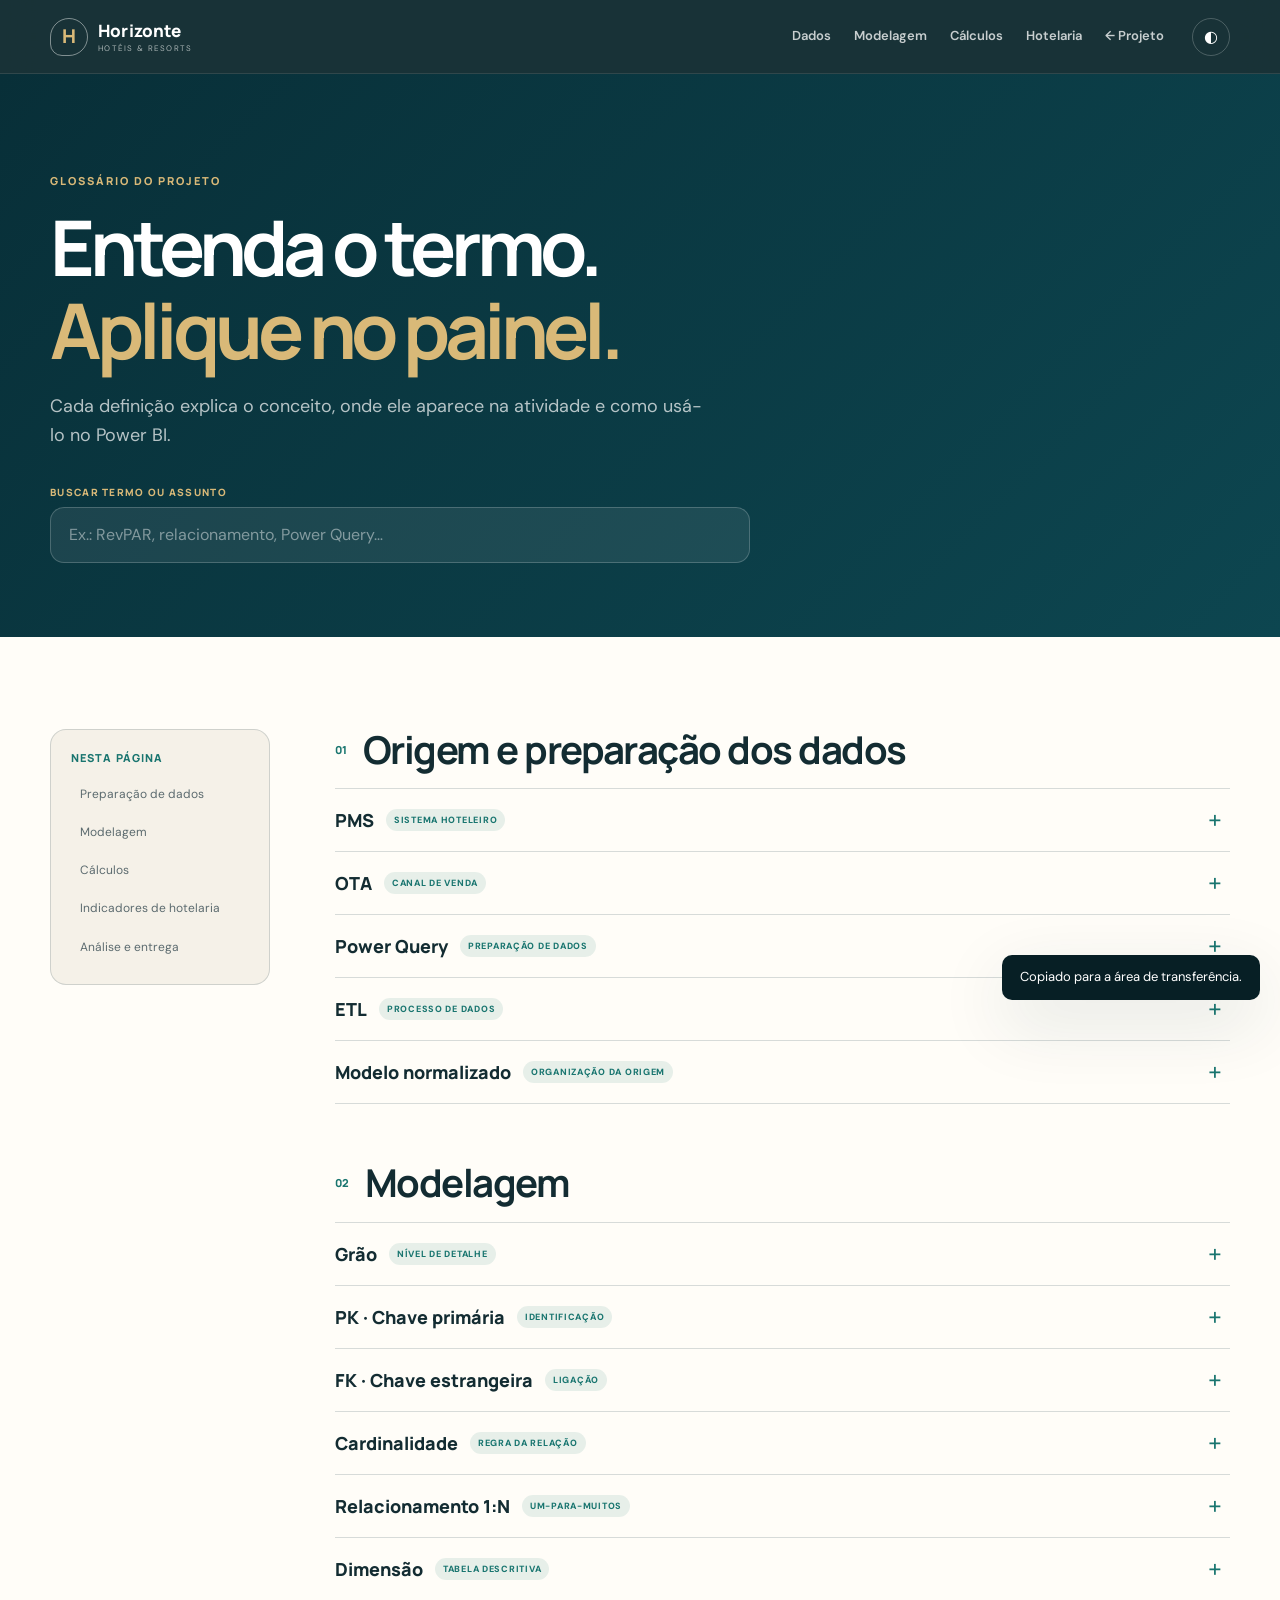
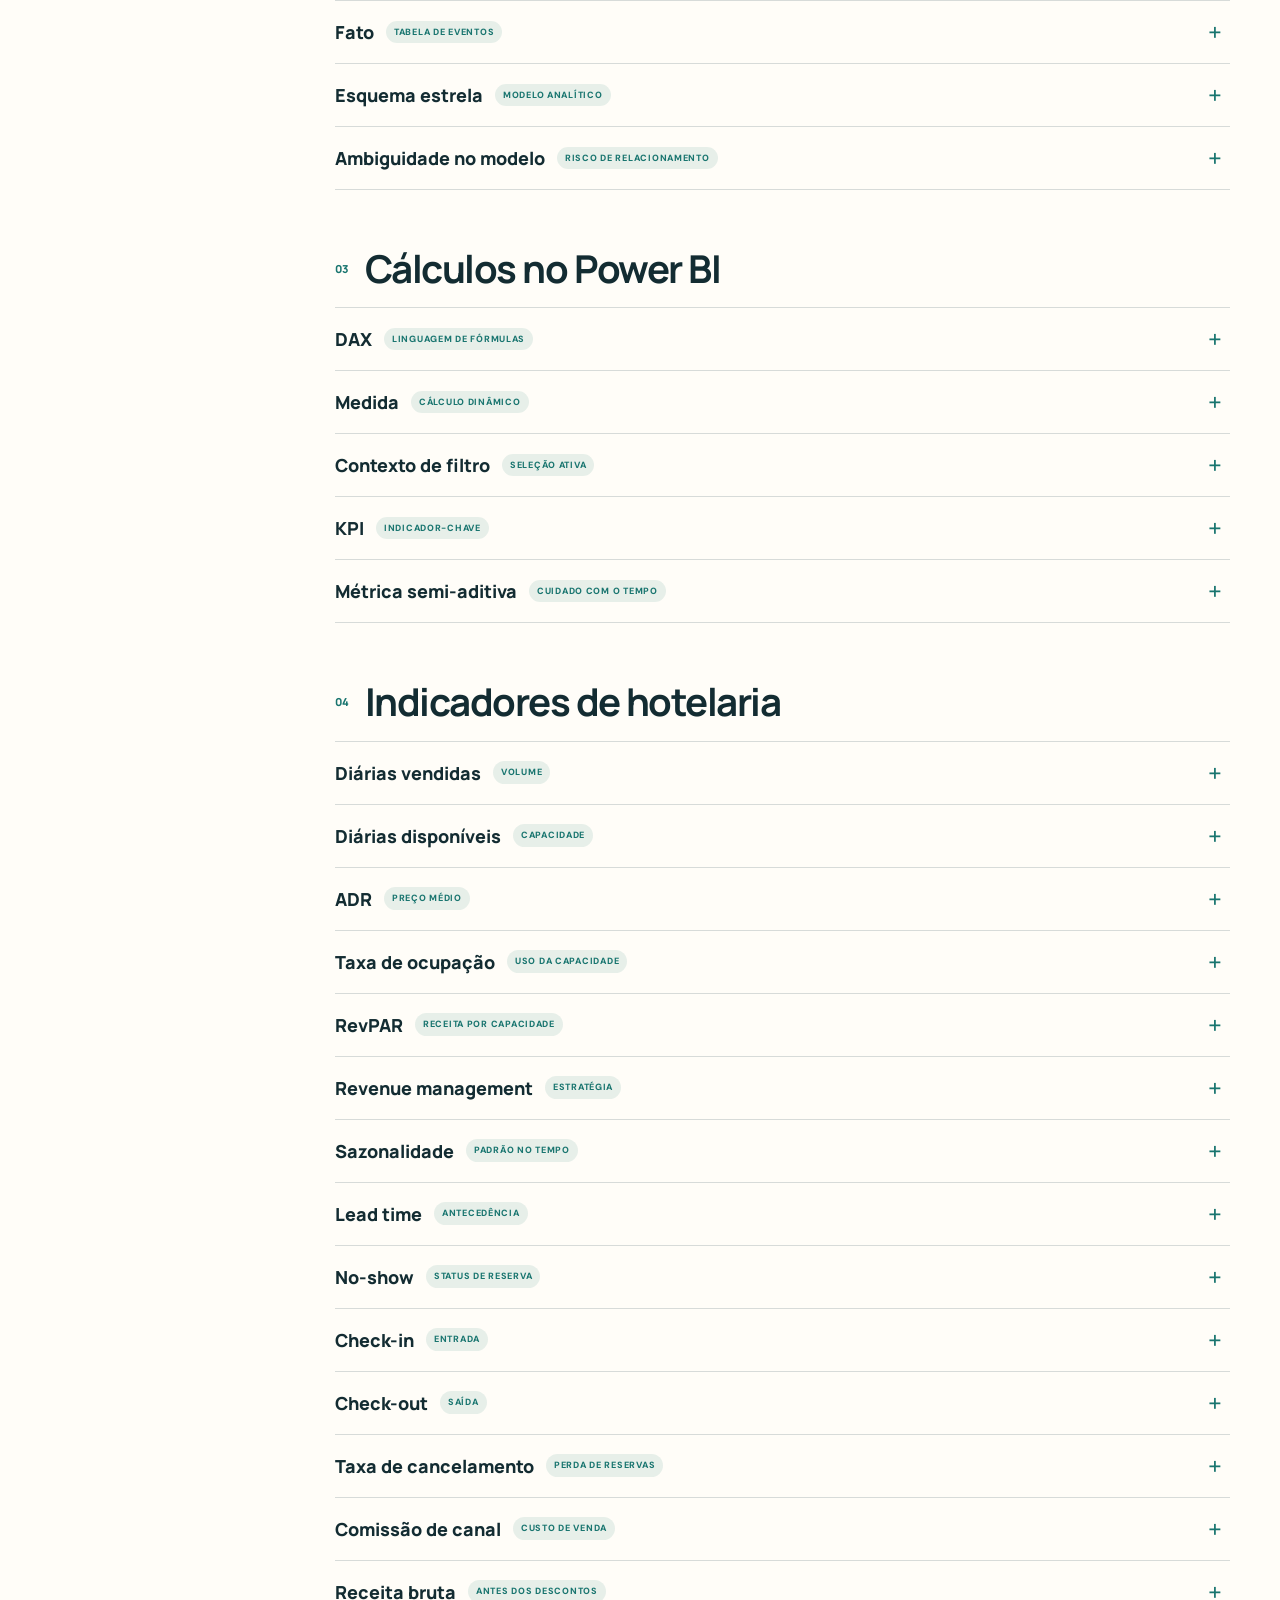
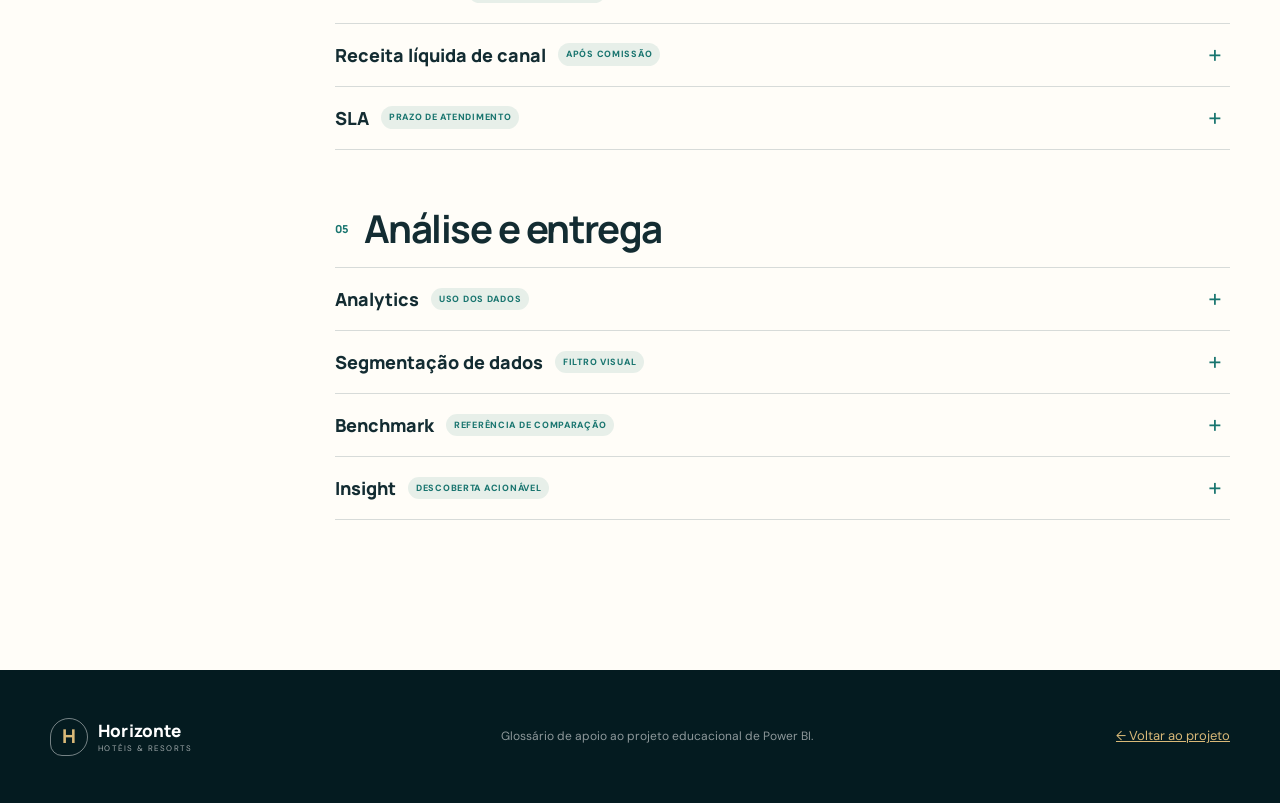
<file: docs/glossario.html>
<!doctype html>
<html lang="pt-BR">
<head>
  <meta charset="utf-8">
  <meta name="viewport" content="width=device-width, initial-scale=1">
  <meta name="description" content="Glossário de Power BI, modelagem de dados e indicadores de hotelaria do projeto Horizonte Hotéis.">
  <meta name="theme-color" content="#092f38">
  <title>Glossário — Horizonte Hotéis</title>
  <link rel="preconnect" href="https://fonts.googleapis.com">
  <link rel="preconnect" href="https://fonts.gstatic.com" crossorigin>
  <link href="https://fonts.googleapis.com/css2?family=DM+Sans:wght@400;500;600;700&family=Manrope:wght@500;600;700;800&display=swap" rel="stylesheet">
  <link rel="stylesheet" href="styles.css">
</head>
<body class="glossary-page">
  <a class="skip-link" href="#glossario">Pular para o glossário</a>
  <div class="reading-progress" aria-hidden="true"><span id="readingBar"></span></div>
  <header class="topbar">
    <a class="brand" href="index.html" aria-label="Horizonte Hotéis — voltar ao projeto">
      <span class="brand-mark" aria-hidden="true">H</span>
      <span><strong>Horizonte</strong><small>Hotéis &amp; Resorts</small></span>
    </a>
    <button class="menu-button" id="menuButton" type="button" aria-expanded="false" aria-controls="mainNav">Menu</button>
    <nav id="mainNav" aria-label="Navegação do glossário">
      <a href="#dados">Dados</a>
      <a href="#modelagem">Modelagem</a>
      <a href="#calculos">Cálculos</a>
      <a href="#hotelaria">Hotelaria</a>
      <a href="index.html">← Projeto</a>
    </nav>
    <button class="theme-button" id="themeButton" type="button" aria-label="Alternar tema">◐</button>
  </header>

  <main id="glossario">
    <section class="glossary-hero">
      <div class="wrap">
        <p class="eyebrow sand">GLOSSÁRIO DO PROJETO</p>
        <h1>Entenda o termo.<br><em>Aplique no painel.</em></h1>
        <p>Cada definição explica o conceito, onde ele aparece na atividade e como usá-lo no Power BI.</p>
        <label class="glossary-search">
          <span>Buscar termo ou assunto</span>
          <input id="glossarySearch" type="search" placeholder="Ex.: RevPAR, relacionamento, Power Query…" autocomplete="off">
        </label>
      </div>
    </section>

    <section class="section glossary-content">
      <div class="wrap glossary-layout">
        <aside class="glossary-index" aria-label="Categorias do glossário">
          <strong>Nesta página</strong>
          <a href="#dados">Preparação de dados</a>
          <a href="#modelagem">Modelagem</a>
          <a href="#calculos">Cálculos</a>
          <a href="#hotelaria">Indicadores de hotelaria</a>
          <a href="#analise">Análise e entrega</a>
        </aside>

        <div class="glossary-groups">
          <p class="glossary-empty" id="glossaryEmpty" hidden>Nenhum termo encontrado. Tente outra palavra.</p>

          <section class="glossary-group" id="dados">
            <div class="glossary-group-title"><span>01</span><h2>Origem e preparação dos dados</h2></div>

            <details class="glossary-card" id="pms">
              <summary><span>PMS</span><small>Sistema hoteleiro</small></summary>
              <div><p><em>Property Management System</em>: sistema que controla reservas, check-in, check-out, quartos, hóspedes e parte da operação de um hotel.</p><dl><div><dt>No projeto</dt><dd>Explica por que reservas, hóspedes e quartos possuem identificadores próprios.</dd></div><div><dt>Problema simulado</dt><dd>Cadastros e datas podem chegar com padrões diferentes após integrações.</dd></div></dl></div>
            </details>

            <details class="glossary-card" id="ota">
              <summary><span>OTA</span><small>Canal de venda</small></summary>
              <div><p><em>Online Travel Agency</em>: plataforma que vende hospedagens pela internet, como os canais fictícios BookNow e ViajaMais.</p><dl><div><dt>No projeto</dt><dd>A OTA traz reservas, mas cobra comissão.</dd></div><div><dt>Análise</dt><dd>Compare volume, receita bruta e receita líquida por canal.</dd></div></dl></div>
            </details>

            <details class="glossary-card" id="power-query">
              <summary><span>Power Query</span><small>Preparação de dados</small></summary>
              <div><p>Editor de importação e transformação do Power BI. Cada ação vira uma etapa reproduzível da consulta.</p><dl><div><dt>No projeto</dt><dd>Serve para padronizar textos e datas, remover duplicatas e criar colunas auxiliares.</dd></div><div><dt>Boa prática</dt><dd>Nomeie etapas pela regra aplicada e preserve os dados brutos na origem.</dd></div></dl></div>
            </details>

            <details class="glossary-card" id="etl">
              <summary><span>ETL</span><small>Processo de dados</small></summary>
              <div><p><em>Extract, Transform, Load</em>: extrair dados da origem, transformá-los e carregá-los no destino analítico.</p><dl><div><dt>No projeto</dt><dd>Extrair os CSVs, limpar no Power Query e carregar no modelo do Power BI.</dd></div><div><dt>Objetivo</dt><dd>Fazer o mesmo tratamento ser repetido a cada atualização.</dd></div></dl></div>
            </details>

            <details class="glossary-card" id="modelo-normalizado">
              <summary><span>Modelo normalizado</span><small>Organização da origem</small></summary>
              <div><p>Estrutura que separa assuntos em tabelas para evitar repetição e inconsistências. Um hóspede, por exemplo, é cadastrado uma vez e referenciado nas reservas.</p><dl><div><dt>No projeto</dt><dd>A V2 traz sete tabelas separadas.</dd></div><div><dt>Próximo passo</dt><dd>Organize-as para análise, respeitando chaves, grãos e relações.</dd></div></dl></div>
            </details>
          </section>

          <section class="glossary-group" id="modelagem">
            <div class="glossary-group-title"><span>02</span><h2>Modelagem</h2></div>

            <details class="glossary-card" id="grao">
              <summary><span>Grão</span><small>Nível de detalhe</small></summary>
              <div><p>Define o que uma linha representa. Antes de calcular qualquer coisa, você precisa saber se a linha é uma reserva, uma noite, um consumo ou um chamado.</p><dl><div><dt>No projeto</dt><dd><code>reservas</code> tem uma linha por estadia; <code>consumos_extras</code>, uma por lançamento.</dd></div><div><dt>Risco</dt><dd>Juntar grãos diferentes pode duplicar receita.</dd></div></dl></div>
            </details>

            <details class="glossary-card" id="pk">
              <summary><span>PK · Chave primária</span><small>Identificação</small></summary>
              <div><p>PK vem de <em>Primary Key</em>: coluna — ou conjunto de colunas — que identifica cada linha de uma tabela sem duplicação.</p><dl><div><dt>No projeto</dt><dd><code>Reserva_ID</code> identifica uma reserva; <code>Hotel_ID</code> identifica um hotel.</dd></div><div><dt>Validação</dt><dd>No lado “1” de uma relação, a PK deve ser única e não vazia.</dd></div></dl></div>
            </details>

            <details class="glossary-card" id="fk">
              <summary><span>FK · Chave estrangeira</span><small>Ligação</small></summary>
              <div><p>FK vem de <em>Foreign Key</em>: coluna que guarda o identificador de uma linha existente em outra tabela.</p><dl><div><dt>No projeto</dt><dd><code>reservas[Hospede_ID]</code> aponta para <code>hospedes[Hospede_ID]</code>.</dd></div><div><dt>Validação</dt><dd>Uma FK sem correspondência cria linha órfã e pode aparecer como “(Em branco)” no relatório.</dd></div></dl></div>
            </details>

            <details class="glossary-card" id="cardinalidade">
              <summary><span>Cardinalidade</span><small>Regra da relação</small></summary>
              <div><p>Indica quantas linhas de uma tabela podem se relacionar com linhas da outra: um-para-um, um-para-muitos ou muitos-para-muitos.</p><dl><div><dt>No projeto</dt><dd>Um hotel possui muitos quartos; um quarto pertence a um hotel.</dd></div><div><dt>Alerta</dt><dd>Muitos-para-muitos costuma indicar chave duplicada ou modelagem ainda não resolvida.</dd></div></dl></div>
            </details>

            <details class="glossary-card" id="relacao-1-n">
              <summary><span>Relacionamento 1:N</span><small>Um-para-muitos</small></summary>
              <div><p>Uma linha do lado “1” pode estar associada a várias linhas do lado “N”. O lado “1” precisa ter valores únicos.</p><dl><div><dt>No projeto</dt><dd><code>hoteis 1 → N quartos</code> e <code>reservas 1 → N consumos_extras</code>.</dd></div><div><dt>Filtro</dt><dd>Prefira a direção do lado descritivo para o lado dos eventos.</dd></div></dl></div>
            </details>

            <details class="glossary-card" id="dimensao">
              <summary><span>Dimensão</span><small>Tabela descritiva</small></summary>
              <div><p>Tabela com atributos usados para filtrar, agrupar ou detalhar os resultados.</p><dl><div><dt>No projeto</dt><dd>Hotéis, Quartos, Hóspedes e Funcionários funcionam como dimensões.</dd></div><div><dt>Exemplo</dt><dd>Receita por cidade usa uma dimensão para explicar uma medida da tabela fato.</dd></div></dl></div>
            </details>

            <details class="glossary-card" id="fato">
              <summary><span>Fato</span><small>Tabela de eventos</small></summary>
              <div><p>Tabela que registra eventos mensuráveis e geralmente contém datas, chaves estrangeiras e valores numéricos.</p><dl><div><dt>No projeto</dt><dd>Reservas, Consumos Extras e Chamados são fatos com grãos diferentes.</dd></div><div><dt>Boa prática</dt><dd>Não una fatos apenas para reduzir o número de tabelas.</dd></div></dl></div>
            </details>

            <details class="glossary-card" id="esquema-estrela">
              <summary><span>Esquema estrela</span><small>Modelo analítico</small></summary>
              <div><p>Organização em que dimensões ficam ao redor de tabelas fato, criando caminhos de filtro simples e previsíveis.</p><dl><div><dt>No projeto</dt><dd>Dimensões descrevem as reservas, consumos e chamados sem repetir atributos em cada evento.</dd></div><div><dt>Benefício</dt><dd>Medidas mais claras, melhor desempenho e menos ambiguidade.</dd></div></dl></div>
            </details>

            <details class="glossary-card" id="ambiguidade">
              <summary><span>Ambiguidade no modelo</span><small>Risco de relacionamento</small></summary>
              <div><p>Ocorre quando o filtro pode percorrer mais de um caminho entre as mesmas tabelas. O Power BI pode bloquear a relação ou produzir um resultado difícil de prever.</p><dl><div><dt>No projeto</dt><dd>Evite criar atalhos entre fatos quando as dimensões já oferecem o caminho correto.</dd></div><div><dt>Sinal de alerta</dt><dd>Relações bidirecionais adicionadas apenas para “fazer o número funcionar”.</dd></div></dl></div>
            </details>
          </section>

          <section class="glossary-group" id="calculos">
            <div class="glossary-group-title"><span>03</span><h2>Cálculos no Power BI</h2></div>

            <details class="glossary-card" id="dax">
              <summary><span>DAX</span><small>Linguagem de fórmulas</small></summary>
              <div><p><em>Data Analysis Expressions</em>: linguagem usada no Power BI para medidas, colunas calculadas e tabelas calculadas.</p><dl><div><dt>No projeto</dt><dd>Cria Receita, ADR, RevPAR, Ocupação, SLA e comparações de período.</dd></div><div><dt>Princípio</dt><dd>Uma fórmula DAX deve declarar claramente numerador, denominador e filtros.</dd></div></dl></div>
            </details>

            <details class="glossary-card" id="medida">
              <summary><span>Medida</span><small>Cálculo dinâmico</small></summary>
              <div><p>Cálculo DAX avaliado no momento em que o visual é consultado. Seu resultado muda conforme filtros, linhas, colunas e segmentações.</p><dl><div><dt>No projeto</dt><dd><code>Receita Hospedagem</code> muda ao selecionar hotel, período ou canal.</dd></div><div><dt>Diferença</dt><dd>Uma coluna calculada guarda valor por linha; uma medida calcula para o contexto atual.</dd></div></dl></div>
            </details>

            <details class="glossary-card" id="contexto-filtro">
              <summary><span>Contexto de filtro</span><small>Seleção ativa</small></summary>
              <div><p>Conjunto de condições que determina quais linhas participam de um cálculo. Pode vir de um visual, segmentação, página ou função DAX.</p><dl><div><dt>No projeto</dt><dd>Ao selecionar “Gramado”, as medidas devem considerar apenas as reservas ligadas ao hotel.</dd></div><div><dt>Teste</dt><dd>Coloque a medida em uma matriz e observe se total e linhas respondem corretamente.</dd></div></dl></div>
            </details>

            <details class="glossary-card" id="kpi">
              <summary><span>KPI</span><small>Indicador-chave</small></summary>
              <div><p><em>Key Performance Indicator</em>: métrica escolhida para acompanhar um objetivo do negócio.</p><dl><div><dt>No projeto</dt><dd>ADR, RevPAR, Ocupação e SLA são KPIs.</dd></div><div><dt>Para decidir</dt><dd>Mostre valor, comparação e direção desejada; um número isolado não indica se o resultado é bom.</dd></div></dl></div>
            </details>

            <details class="glossary-card" id="semi-aditiva">
              <summary><span>Métrica semi-aditiva</span><small>Cuidado com o tempo</small></summary>
              <div><p>Métrica que pode ser agregada em algumas dimensões, mas não somada diretamente em todas — principalmente ao longo do tempo.</p><dl><div><dt>No projeto</dt><dd>Ocupação precisa considerar as noites dentro do período; somar percentuais mensais produz resultado incorreto.</dd></div><div><dt>Solução</dt><dd>Recalcule numerador e denominador no contexto total.</dd></div></dl></div>
            </details>
          </section>

          <section class="glossary-group" id="hotelaria">
            <div class="glossary-group-title"><span>04</span><h2>Indicadores de hotelaria</h2></div>

            <details class="glossary-card" id="diarias-vendidas">
              <summary><span>Diárias vendidas</span><small>Volume</small></summary>
              <div><p>Total de noites ocupadas por reservas válidas. Uma reserva de três noites representa três diárias vendidas.</p><dl><div><dt>No projeto</dt><dd>Considere hospedagens realizadas e hospedadas; exclua canceladas, no-show e apenas confirmadas.</dd></div><div><dt>Uso</dt><dd>É o denominador do ADR e o numerador da ocupação.</dd></div></dl></div>
            </details>

            <details class="glossary-card" id="diarias-disponiveis">
              <summary><span>Diárias disponíveis</span><small>Capacidade</small></summary>
              <div><p>Total de noites que poderiam ser vendidas no período. Com 100 quartos durante 30 dias, há 3.000 diárias disponíveis.</p><dl><div><dt>Fórmula básica</dt><dd><code>Quartos disponíveis × Dias do período</code>.</dd></div><div><dt>Uso</dt><dd>É o denominador da ocupação e do RevPAR.</dd></div></dl></div>
            </details>

            <details class="glossary-card" id="adr">
              <summary><span>ADR</span><small>Preço médio</small></summary>
              <div><p><em>Average Daily Rate</em>: valor médio recebido por diária vendida.</p><dl><div><dt>Fórmula</dt><dd><code>Receita de Hospedagem ÷ Diárias Vendidas</code>.</dd></div><div><dt>Interpretação</dt><dd>ADR alto indica preço maior, mas não informa quantos quartos ficaram vazios.</dd></div></dl></div>
            </details>

            <details class="glossary-card" id="ocupacao">
              <summary><span>Taxa de ocupação</span><small>Uso da capacidade</small></summary>
              <div><p>Percentual das diárias disponíveis que foram vendidas no período.</p><dl><div><dt>Fórmula</dt><dd><code>Diárias Vendidas ÷ Diárias Disponíveis</code>.</dd></div><div><dt>Cuidado</dt><dd>Uma estadia que atravessa meses deve contribuir com as noites correspondentes a cada período.</dd></div></dl></div>
            </details>

            <details class="glossary-card" id="revpar">
              <summary><span>RevPAR</span><small>Receita por capacidade</small></summary>
              <div><p><em>Revenue per Available Room</em>: receita de hospedagem gerada por quarto disponível.</p><dl><div><dt>Fórmula</dt><dd><code>Receita de Hospedagem ÷ Diárias Disponíveis</code>, ou <code>ADR × Ocupação</code>.</dd></div><div><dt>Interpretação</dt><dd>Ajuda a comparar hotéis equilibrando preço e ocupação.</dd></div></dl></div>
            </details>

            <details class="glossary-card" id="revenue-management">
              <summary><span>Revenue management</span><small>Estratégia</small></summary>
              <div><p>Prática de ajustar preço e disponibilidade conforme demanda, antecedência, canal, época e perfil do hotel.</p><dl><div><dt>No projeto</dt><dd>A tarifa varia por sazonalidade, dia da semana e lead time.</dd></div><div><dt>Pergunta</dt><dd>O hotel poderia cobrar mais em períodos de alta ocupação ou estimular demanda nos períodos fracos?</dd></div></dl></div>
            </details>

            <details class="glossary-card" id="sazonalidade">
              <summary><span>Sazonalidade</span><small>Padrão no tempo</small></summary>
              <div><p>Variação de demanda que tende a se repetir conforme mês, estação, férias, feriados ou dia da semana.</p><dl><div><dt>No projeto</dt><dd>Praia ganha força no verão; serra, no inverno; hotéis urbanos, em dias úteis.</dd></div><div><dt>Visual</dt><dd>Linha mensal ou heatmap por mês e perfil de destino.</dd></div></dl></div>
            </details>

            <details class="glossary-card" id="lead-time">
              <summary><span>Lead time</span><small>Antecedência</small></summary>
              <div><p>Número de dias entre a data em que a reserva foi criada e o check-in.</p><dl><div><dt>Fórmula</dt><dd><code>Data_Checkin − Data_Reserva</code>.</dd></div><div><dt>Uso</dt><dd>Ajuda a planejar preço e campanha: última hora e reserva antecipada têm comportamentos diferentes.</dd></div></dl></div>
            </details>

            <details class="glossary-card" id="no-show">
              <summary><span>No-show</span><small>Status de reserva</small></summary>
              <div><p>Situação em que o hóspede não comparece para o check-in e não utiliza a hospedagem.</p><dl><div><dt>No projeto</dt><dd>É um status diferente de cancelamento.</dd></div><div><dt>Análise</dt><dd>Compare taxa de no-show por canal, antecedência e hotel para orientar políticas de garantia.</dd></div></dl></div>
            </details>

            <details class="glossary-card" id="check-in">
              <summary><span>Check-in</span><small>Entrada</small></summary>
              <div><p>Procedimento que registra a chegada do hóspede e o início da estadia.</p><dl><div><dt>No projeto</dt><dd><code>Data_Checkin</code> é usada para calcular noites, lead time e análise de chegada.</dd></div><div><dt>Validação</dt><dd>Deve ocorrer depois da reserva e antes do check-out.</dd></div></dl></div>
            </details>

            <details class="glossary-card" id="check-out">
              <summary><span>Check-out</span><small>Saída</small></summary>
              <div><p>Procedimento que encerra a hospedagem e registra a saída do hóspede.</p><dl><div><dt>No projeto</dt><dd><code>Data_Checkout − Data_Checkin</code> determina o número de noites.</dd></div><div><dt>Validação</dt><dd>A data deve ser posterior ao check-in.</dd></div></dl></div>
            </details>

            <details class="glossary-card" id="taxa-cancelamento">
              <summary><span>Taxa de cancelamento</span><small>Perda de reservas</small></summary>
              <div><p>Percentual das reservas que foram canceladas dentro do conjunto analisado.</p><dl><div><dt>Fórmula</dt><dd><code>Reservas canceladas ÷ Total de reservas</code>.</dd></div><div><dt>Análise</dt><dd>Compare canal, hotel, antecedência e período antes de propor uma política.</dd></div></dl></div>
            </details>

            <details class="glossary-card" id="comissao">
              <summary><span>Comissão de canal</span><small>Custo de venda</small></summary>
              <div><p>Percentual da reserva pago ao intermediário que realizou a venda.</p><dl><div><dt>No projeto</dt><dd>BookNow cobra 18%, ViajaMais 15% e Agência 10%; canais diretos têm 0% nesta simulação.</dd></div><div><dt>Impacto</dt><dd>Receita bruta semelhante pode gerar receita líquida diferente.</dd></div></dl></div>
            </details>

            <details class="glossary-card" id="receita-bruta">
              <summary><span>Receita bruta</span><small>Antes dos descontos</small></summary>
              <div><p>Valor total cobrado pelas hospedagens antes de descontar comissão de canal ou outros custos.</p><dl><div><dt>No projeto</dt><dd><code>Noites × Diária média cobrada</code> para reservas válidas.</dd></div><div><dt>Limite</dt><dd>Não representa necessariamente o valor que permanece com o hotel.</dd></div></dl></div>
            </details>

            <details class="glossary-card" id="receita-liquida">
              <summary><span>Receita líquida de canal</span><small>Após comissão</small></summary>
              <div><p>Receita após descontar a comissão paga ao canal que originou a reserva.</p><dl><div><dt>Fórmula</dt><dd><code>Receita bruta × (1 − percentual de comissão)</code>.</dd></div><div><dt>Uso</dt><dd>Permite comparar canais diretos, OTAs e agências com justiça.</dd></div></dl></div>
            </details>

            <details class="glossary-card" id="sla">
              <summary><span>SLA</span><small>Prazo de atendimento</small></summary>
              <div><p><em>Service Level Agreement</em>: compromisso de tempo para resolver um chamado, de acordo com a prioridade.</p><dl><div><dt>No projeto</dt><dd>Alta = 2 horas, Média = 8 horas e Baixa = 24 horas.</dd></div><div><dt>KPI</dt><dd><code>Chamados dentro do prazo ÷ Total de chamados</code>.</dd></div></dl></div>
            </details>
          </section>

          <section class="glossary-group" id="analise">
            <div class="glossary-group-title"><span>05</span><h2>Análise e entrega</h2></div>

            <details class="glossary-card" id="analytics">
              <summary><span>Analytics</span><small>Uso dos dados</small></summary>
              <div><p>Conjunto de práticas para transformar dados em explicações, previsões ou decisões. Vai além de construir gráficos.</p><dl><div><dt>No projeto</dt><dd>Você deve identificar padrões e propor três ações sustentadas pelos indicadores.</dd></div><div><dt>Estrutura</dt><dd>Contexto → evidência → recomendação.</dd></div></dl></div>
            </details>

            <details class="glossary-card" id="segmentacao">
              <summary><span>Segmentação de dados</span><small>Filtro visual</small></summary>
              <div><p>Visual do Power BI que permite ao usuário escolher valores para filtrar os demais elementos da página.</p><dl><div><dt>No projeto</dt><dd>Use período, hotel, bandeira, canal e perfil de destino.</dd></div><div><dt>Usabilidade</dt><dd>Mostre claramente quando há filtro aplicado e ofereça forma fácil de limpar a seleção.</dd></div></dl></div>
            </details>

            <details class="glossary-card" id="benchmark">
              <summary><span>Benchmark</span><small>Referência de comparação</small></summary>
              <div><p>Valor usado para interpretar desempenho: meta, média da rede, melhor hotel ou período anterior.</p><dl><div><dt>No projeto</dt><dd>Compare o RevPAR de cada hotel com a média da rede e com seu próprio histórico.</dd></div><div><dt>Por que importa</dt><dd>Sem comparação, um número isolado não informa se o resultado é bom ou ruim.</dd></div></dl></div>
            </details>

            <details class="glossary-card" id="insight">
              <summary><span>Insight</span><small>Descoberta acionável</small></summary>
              <div><p>Conclusão relevante obtida dos dados que explica um comportamento ou revela uma oportunidade.</p><dl><div><dt>No projeto</dt><dd>Entregue pelo menos três insights sustentados por medidas e visuais.</dd></div><div><dt>Boa formulação</dt><dd>Diga o que aconteceu, onde, quanto mudou e por que isso merece ação.</dd></div></dl></div>
            </details>

          </section>
        </div>
      </div>
    </section>
  </main>

  <footer>
    <div class="wrap footer-grid">
      <div class="brand footer-brand"><span class="brand-mark">H</span><span><strong>Horizonte</strong><small>Hotéis &amp; Resorts</small></span></div>
      <p>Glossário de apoio ao projeto educacional de Power BI.</p>
      <a href="index.html">← Voltar ao projeto</a>
    </div>
  </footer>
  <div class="toast" id="toast" role="status" aria-live="polite">Copiado para a área de transferência.</div>
  <script src="script.js" defer></script>
</body>
</html>
</file>
<file: styles.css>
:root {
  color-scheme: light;
  --ink: #132c32;
  --muted: #5c6b6f;
  --paper: #f5f1e8;
  --paper-2: #fffdf8;
  --navy: #082f38;
  --navy-2: #0d4650;
  --teal: #19756f;
  --coral: #ed6a4c;
  --sand: #d9b978;
  --line: rgba(8, 47, 56, .16);
  --shadow: 0 22px 70px rgba(8, 47, 56, .12);
  --radius: 22px;
}

* { box-sizing: border-box; }
html { scroll-behavior: smooth; scroll-padding-top: 84px; }
body { margin: 0; background: var(--paper); color: var(--ink); font-family: "DM Sans", sans-serif; line-height: 1.6; }
body.dark { --ink: #eef6f3; --muted: #a9b8b8; --paper: #0a252b; --paper-2: #10333a; --navy: #061d22; --navy-2: #0c3b43; --line: rgba(226, 237, 229, .16); --shadow: 0 22px 70px rgba(0,0,0,.28); }
a { color: inherit; }
button, input { font: inherit; }
.wrap { width: min(1180px, calc(100% - 40px)); margin-inline: auto; }
.skip-link { position: fixed; left: 12px; top: -60px; background: white; color: #111; z-index: 100; padding: 10px 14px; border-radius: 8px; }
.skip-link:focus { top: 12px; }
.reading-progress { position: fixed; z-index: 50; inset: 0 0 auto; height: 3px; background: transparent; }
.reading-progress span { display: block; width: 0; height: 100%; background: var(--coral); }

.topbar { height: 74px; padding: 0 max(20px, calc((100% - 1180px)/2)); display: flex; align-items: center; gap: 28px; position: sticky; top: 0; z-index: 40; color: #fff; background: rgba(5,34,40,.92); backdrop-filter: blur(18px); border-bottom: 1px solid rgba(255,255,255,.1); }
.brand { text-decoration: none; display: inline-flex; align-items: center; gap: 10px; margin-right: auto; line-height: 1; }
.brand-mark { width: 38px; height: 38px; display: grid; place-items: center; border: 1px solid rgba(255,255,255,.45); border-radius: 50% 50% 50% 12px; font: 800 19px/1 Manrope; color: var(--sand); }
.brand strong { font: 800 17px/1 Manrope; letter-spacing: .01em; display: block; }
.brand small { display: block; margin-top: 5px; text-transform: uppercase; letter-spacing: .16em; font-size: 8px; color: rgba(255,255,255,.62); }
nav { display: flex; gap: 23px; font-size: 13px; font-weight: 600; }
nav a { text-decoration: none; color: rgba(255,255,255,.76); transition: color .2s; }
nav a:hover, nav a:focus { color: #fff; }
.theme-button, .menu-button { color: #fff; background: transparent; border: 1px solid rgba(255,255,255,.22); border-radius: 999px; cursor: pointer; }
.theme-button { width: 38px; height: 38px; }
.menu-button { display: none; padding: 7px 13px; }

.hero { min-height: calc(100vh - 74px); position: relative; display: grid; align-items: center; overflow: hidden; background: var(--navy); color: white; }
.hero > img { position: absolute; inset: 0; width: 100%; height: 100%; object-fit: cover; object-position: center; }
.hero-overlay { position: absolute; inset: 0; background: linear-gradient(90deg, rgba(3,24,30,.96) 0%, rgba(3,25,31,.86) 37%, rgba(3,25,31,.3) 69%, rgba(3,25,31,.06)), linear-gradient(0deg, rgba(3,25,31,.5), transparent 50%); }
.hero-content { position: relative; z-index: 1; padding-block: 100px 60px; }
.eyebrow { color: var(--teal); font: 800 11px/1.3 Manrope, sans-serif; letter-spacing: .18em; text-transform: uppercase; margin: 0 0 18px; }
.hero .eyebrow, .eyebrow.sand { color: var(--sand); }
.eyebrow.coral { color: var(--coral); }
h1, h2, h3 { font-family: Manrope, sans-serif; line-height: 1.08; margin-top: 0; }
h1 { font-size: clamp(3.2rem, 6vw, 6.8rem); letter-spacing: -.065em; max-width: 810px; margin-bottom: 26px; }
h1 em { color: var(--sand); font-style: normal; }
.hero-copy { max-width: 610px; font-size: clamp(1rem, 1.45vw, 1.23rem); color: rgba(255,255,255,.79); margin-bottom: 34px; }
.hero-actions { display: flex; gap: 12px; flex-wrap: wrap; }
.button { display: inline-flex; min-height: 48px; align-items: center; gap: 14px; border-radius: 999px; padding: 0 22px; text-decoration: none; font-weight: 700; font-size: 14px; }
.button.primary { background: var(--coral); color: white; }
.button.ghost { border: 1px solid rgba(255,255,255,.34); color: white; }
.button:hover { transform: translateY(-2px); }
.hero-stats { display: flex; gap: 45px; margin: 75px 0 0; }
.hero-stats div { border-left: 1px solid rgba(255,255,255,.25); padding-left: 15px; }
.hero-stats dt { font: 800 28px/1 Manrope; color: white; }
.hero-stats dd { margin: 6px 0 0; font-size: 11px; color: rgba(255,255,255,.66); text-transform: uppercase; letter-spacing: .12em; }

.section { padding: 115px 0; }
.section h2 { font-size: clamp(2.2rem, 4vw, 4.5rem); letter-spacing: -.055em; margin-bottom: 26px; }
.split-heading { display: grid; grid-template-columns: 1.15fr .85fr; gap: 80px; align-items: start; }
.lead-block { border-left: 1px solid var(--line); padding-left: 38px; color: var(--muted); font-size: 18px; }
.lead-block p:first-child { margin-top: 0; }
.brief-grid { margin-top: 64px; display: grid; grid-template-columns: 1.55fr repeat(3, 1fr); gap: 16px; }
.brief-card { background: var(--paper-2); min-height: 260px; padding: 30px; border: 1px solid var(--line); border-radius: var(--radius); }
.brief-card.featured { color: white; background: var(--navy); border: 0; }
.brief-card h3 { font-size: 21px; margin: 25px 0 13px; }
.brief-card.featured h3 { font-size: 27px; }
.brief-card p { color: var(--muted); margin-bottom: 0; }
.brief-card.featured p { color: rgba(255,255,255,.67); }
.card-number, .icon-chip { font-size: 11px; color: var(--sand); text-transform: uppercase; letter-spacing: .16em; font-weight: 800; }
.icon-chip { display: grid; width: 38px; height: 38px; place-items: center; border: 1px solid var(--line); border-radius: 50%; color: var(--coral); font-size: 18px; }

.data-section { background: var(--navy); color: white; }
.section-title-row { display: grid; grid-template-columns: 1.2fr .8fr; gap: 80px; align-items: end; }
.section-title-row > p { color: rgba(255,255,255,.64); font-size: 17px; margin-bottom: 35px; }
.version-grid { display: grid; grid-template-columns: repeat(3, 1fr); gap: 16px; margin-top: 40px; }
.version-card { background: rgba(255,255,255,.06); border: 1px solid rgba(255,255,255,.13); border-radius: var(--radius); padding: 30px; }
.version-card.recommended { background: var(--paper-2); color: var(--ink); transform: translateY(-10px); }
.version-card h3 { font-size: 24px; margin: 22px 0 12px; }
.version-card p, .version-card li { color: rgba(255,255,255,.65); }
.version-card.recommended p, .version-card.recommended li { color: var(--muted); }
.version-card ul { list-style: none; padding: 0; margin: 22px 0 0; }
.version-card li { padding: 8px 0; border-top: 1px solid rgba(255,255,255,.11); font-size: 14px; }
.version-card.recommended li { border-color: var(--line); }
.version-tag { color: var(--sand); font-size: 10px; font-weight: 800; letter-spacing: .14em; }
.recommended .version-tag { color: var(--coral); }
.download-panel { display: grid; grid-template-columns: .9fr 1.1fr; gap: 60px; align-items: center; background: var(--navy-2); border-radius: var(--radius); margin-top: 70px; padding: 48px; }
.download-panel h3 { font-size: 30px; }
.download-panel p { color: rgba(255,255,255,.65); }
.terminal { background: #04181d; border-radius: 14px; overflow: hidden; box-shadow: 0 20px 45px rgba(0,0,0,.25); }
.terminal-head { height: 42px; display: flex; align-items: center; gap: 7px; padding: 0 14px; border-bottom: 1px solid rgba(255,255,255,.08); }
.terminal-head > span { width: 8px; height: 8px; border-radius: 50%; background: var(--coral); }
.terminal-head > span:nth-child(2) { background: var(--sand); }
.terminal-head > span:nth-child(3) { background: var(--teal); }
.copy-button { margin-left: auto; border: 0; background: transparent; color: inherit; opacity: .62; cursor: pointer; font-size: 11px; font-weight: 700; }
.copy-button:hover { opacity: 1; }
.terminal pre { margin: 0; padding: 25px; overflow-x: auto; color: #c9ece5; font-size: 13px; }
.download-links { grid-column: 1 / -1; display: grid; grid-template-columns: repeat(auto-fit, minmax(170px, 1fr)); gap: 10px; }
.download-links a { display: flex; flex-direction: column; gap: 4px; border: 1px solid rgba(255,255,255,.13); border-radius: 12px; padding: 15px 17px; text-decoration: none; background: rgba(255,255,255,.04); transition: background .2s, transform .2s; }
.download-links a:hover { background: rgba(255,255,255,.09); transform: translateY(-2px); }
.download-links strong { color: white; font-size: 13px; }.download-links span { color: rgba(255,255,255,.55); font-size: 10px; }
.schema { margin-top: 70px; display: grid; grid-template-columns: .72fr 1.28fr; gap: 50px; align-items: center; }
.schema-copy p { color: rgba(255,255,255,.63); }
.schema-copy h3 { font-size: 33px; }
.schema-copy .tip { color: rgba(255,255,255,.82); border-left: 3px solid var(--coral); padding-left: 18px; }
.schema-map { min-height: 395px; position: relative; border: 1px solid rgba(255,255,255,.13); border-radius: var(--radius); background-image: radial-gradient(rgba(255,255,255,.15) 1px, transparent 1px); background-size: 18px 18px; }
.table { position: absolute; padding: 11px 17px; border-radius: 10px; font-size: 12px; font-weight: 700; text-transform: uppercase; letter-spacing: .08em; z-index: 2; }
.table.dim { background: #e5d5ac; color: #173239; }
.table.fact { background: var(--coral); color: white; }
.schema-map .table:nth-of-type(1) { top: 47px; left: 40px; }.schema-map .table:nth-of-type(2) { top: 47px; left: 220px; }.schema-map .table:nth-of-type(3) { top: 47px; right: 50px; }
.extras { right: 35px; bottom: 70px; }.guest { right: 30px; top: 165px; }.calls { left: 70px; bottom: 70px; }.staff { left: 70px; top: 165px; }
.relation { position: absolute; color: rgba(255,255,255,.55); font-size: 11px; top: 58px; left: 135px; }.relation:nth-of-type(2) { left: auto; right: 164px; }.relation.down { top: 110px; right: 87px; transform: rotate(90deg); }.guest-line { top: 175px; left: auto; right: 165px; }.staff-line { top: 175px; left: 172px; }

.journey { background: var(--paper-2); }
.section-lead { color: var(--muted); font-size: 18px; max-width: 680px; }
.timeline { margin-top: 65px; border-top: 1px solid var(--line); }
.timeline-item { display: grid; grid-template-columns: 105px 1fr; border-bottom: 1px solid var(--line); padding: 32px 0; }
.timeline-item .step { font: 800 13px Manrope; color: var(--coral); }
.timeline-item > div { display: grid; grid-template-columns: 110px 210px 1fr 230px; gap: 20px; align-items: center; }
.timeline-item h3, .timeline-item p { margin: 0; }.timeline-item h3 { font-size: 24px; }.timeline-item p { color: var(--muted); }.timeline-item .duration { font-size: 11px; text-transform: uppercase; letter-spacing: .08em; }.timeline-item strong { font-size: 12px; color: var(--teal); }
.cleaning-lab { margin-top: 70px; padding: 45px; border-radius: var(--radius); color: white; background: var(--navy); display: grid; grid-template-columns: .75fr 1.25fr; gap: 55px; align-items: center; }
.cleaning-lab p { color: rgba(255,255,255,.67); }.cleaning-lab h3 { font-size: 30px; }
.before-after { display: grid; grid-template-columns: 1fr auto 1fr; gap: 18px; align-items: center; }
.before-after > div:not(.arrow) { display: grid; gap: 8px; }.before-after span { color: var(--sand); font-size: 10px; font-weight: 800; letter-spacing: .14em; }.before-after code { background: rgba(255,255,255,.08); padding: 8px 10px; border-radius: 7px; font-size: 12px; }.arrow { color: var(--coral); }

.dax-section { background: #d6ba80; color: #152d33; }
.dax-section .section-title-row > p { color: rgba(21,45,51,.68); }
.dax-grid { display: grid; grid-template-columns: repeat(3,1fr); gap: 16px; margin-top: 45px; }
.dax-card { background: #0a2a31; color: #cde4df; border-radius: 16px; overflow: hidden; min-width: 0; }
.dax-card > div { padding: 14px 18px; border-bottom: 1px solid rgba(255,255,255,.08); display: flex; color: var(--sand); text-transform: uppercase; font-size: 10px; font-weight: 800; letter-spacing: .1em; }
.dax-card pre { margin: 0; padding: 24px; min-height: 250px; overflow-x: auto; font-size: 11px; line-height: 1.7; white-space: pre-wrap; }.dax-card b { color: #ff896f; }.note { margin: 30px 0 0; padding: 20px 25px; background: rgba(255,255,255,.3); border-radius: 12px; }

.dashboard-section { background: var(--paper); }
.page-grid { display: grid; grid-template-columns: repeat(4, 1fr); gap: 16px; margin-top: 50px; }
.page-card { background: var(--paper-2); border: 1px solid var(--line); padding: 28px; border-radius: var(--radius); min-height: 320px; display: flex; flex-direction: column; }
.page-card > span { color: var(--coral); font: 800 12px Manrope; }.page-card h3 { font-size: 25px; margin: 55px 0 18px; }.page-card p { color: var(--muted); }.page-card small { margin-top: auto; padding-top: 18px; border-top: 1px solid var(--line); color: var(--teal); font-weight: 700; }
.visual-rules { background: var(--navy); color: white; border-radius: var(--radius); padding: 40px; margin-top: 40px; }.visual-rules h3 { font-size: 26px; }.visual-rules > div { display: grid; grid-template-columns: repeat(4,1fr); gap: 30px; }.visual-rules p { color: rgba(255,255,255,.65); }.visual-rules strong { color: var(--sand); }

.insight-section { background: var(--navy-2); color: white; }
.question-list details { border-top: 1px solid rgba(255,255,255,.17); padding: 23px 0; }.question-list details:last-child { border-bottom: 1px solid rgba(255,255,255,.17); }.question-list summary { cursor: pointer; font: 700 17px Manrope; }.question-list p { color: rgba(255,255,255,.62); margin-bottom: 0; }

.delivery { background: var(--paper-2); }
.delivery-layout { display: grid; grid-template-columns: 1.2fr .8fr; gap: 50px; margin-top: 50px; }
.checklist { border-top: 1px solid var(--line); }.checklist label { display: flex; gap: 18px; align-items: start; padding: 23px 0; border-bottom: 1px solid var(--line); cursor: pointer; }.checklist input { appearance: none; flex: 0 0 24px; height: 24px; border: 1px solid var(--teal); border-radius: 7px; display: grid; place-content: center; cursor: pointer; }.checklist input:checked { background: var(--teal); }.checklist input:checked::after { content: "✓"; color: white; font-size: 14px; }.checklist input:checked + span { opacity: .52; text-decoration: line-through; }.checklist strong { color: var(--ink); }
.score-card { background: var(--navy); color: white; border-radius: var(--radius); padding: 36px; position: sticky; top: 100px; align-self: start; }.score-card > p { color: var(--sand); font-size: 10px; font-weight: 800; letter-spacing: .15em; }.score-card > strong { font: 800 64px/1 Manrope; }.progress-track { height: 7px; background: rgba(255,255,255,.14); border-radius: 99px; margin: 20px 0 10px; overflow: hidden; }.progress-track span { display: block; height: 100%; width: 0; background: var(--coral); transition: width .3s; }.score-card small { color: rgba(255,255,255,.62); }.score-card hr { border: 0; border-top: 1px solid rgba(255,255,255,.14); margin: 28px 0; }.score-card h3 { font-size: 18px; }.score-card dl div { display: flex; justify-content: space-between; border-top: 1px solid rgba(255,255,255,.1); padding: 9px 0; font-size: 13px; }.score-card dd { color: var(--sand); font-weight: 800; }
.final-callout { margin-top: 65px; display: grid; grid-template-columns: 70px 1fr; gap: 25px; align-items: start; background: var(--coral); color: white; border-radius: var(--radius); padding: 40px; }.final-callout > span { font-size: 45px; }.final-callout p { font-size: 10px; font-weight: 800; letter-spacing: .15em; }.final-callout h3 { font-size: 29px; max-width: 830px; margin-bottom: 0; }

footer { background: #041b20; color: white; padding: 45px 0; }.footer-grid { display: grid; grid-template-columns: 1fr 1.4fr auto; gap: 40px; align-items: center; }.footer-grid p { color: rgba(255,255,255,.55); font-size: 12px; }.footer-grid > a { color: var(--sand); font-size: 13px; }
.toast { position: fixed; right: 20px; bottom: 20px; z-index: 80; color: white; background: #071f25; padding: 12px 18px; border-radius: 10px; box-shadow: var(--shadow); transform: translateY(120px); transition: transform .25s; font-size: 13px; }.toast.show { transform: translateY(0); }

@media (max-width: 980px) {
  nav { display: none; position: absolute; top: 64px; right: 20px; flex-direction: column; background: var(--navy); padding: 20px; border-radius: 14px; box-shadow: var(--shadow); }
  nav.open { display: flex; }.menu-button { display: block; }.theme-button { order: 3; }
  .brief-grid, .page-grid { grid-template-columns: repeat(2,1fr); }
  .version-grid, .dax-grid { grid-template-columns: 1fr; }.version-card.recommended { transform: none; }
  .timeline-item > div { grid-template-columns: 100px 180px 1fr; }.timeline-item strong { grid-column: 2 / -1; }
  .schema, .download-panel, .cleaning-lab { grid-template-columns: 1fr; }
  .visual-rules > div { grid-template-columns: repeat(2,1fr); }
  .download-links { grid-template-columns: repeat(2,1fr); }
}
@media (max-width: 720px) {
  .wrap { width: min(100% - 28px, 1180px); }.section { padding: 78px 0; }
  .topbar { padding-inline: 14px; gap: 9px; }.brand small { display: none; }.theme-button { display: none; }
  .hero { min-height: 850px; }.hero > img { object-position: 65% center; }.hero-overlay { background: linear-gradient(90deg, rgba(3,24,30,.94), rgba(3,24,30,.58)), linear-gradient(0deg, rgba(3,24,30,.7), transparent); }.hero-content { padding-top: 80px; }.hero-stats { display: grid; grid-template-columns: repeat(2,1fr); gap: 25px; }
  .split-heading, .section-title-row, .delivery-layout { grid-template-columns: 1fr; gap: 25px; }.lead-block { padding-left: 20px; }.brief-grid, .page-grid { grid-template-columns: 1fr; }
  .download-panel, .cleaning-lab, .visual-rules, .final-callout { padding: 28px; }.schema-map { min-height: 430px; transform: scale(.98); }
  .timeline-item { grid-template-columns: 45px 1fr; }.timeline-item > div { grid-template-columns: 1fr; gap: 7px; }.timeline-item strong { grid-column: auto; }.before-after { grid-template-columns: 1fr; }.before-after .arrow { transform: rotate(90deg); justify-self: center; }
  .visual-rules > div { grid-template-columns: 1fr; }.score-card { position: static; }.footer-grid { grid-template-columns: 1fr; }.footer-grid > a { justify-self: start; }
  .download-links { grid-template-columns: 1fr; }
}
@media (prefers-reduced-motion: reduce) { html { scroll-behavior: auto; } *, *::before, *::after { transition-duration: .01ms !important; } }
</file>
<file: docs/styles.css>
:root {
  color-scheme: light;
  --ink: #132c32;
  --muted: #5c6b6f;
  --paper: #f5f1e8;
  --paper-2: #fffdf8;
  --navy: #082f38;
  --navy-2: #0d4650;
  --teal: #19756f;
  --mint: #8fd6b7;
  --sand: #d9b978;
  --line: rgba(8, 47, 56, .16);
  --shadow: 0 22px 70px rgba(8, 47, 56, .12);
  --radius: 22px;
}

* { box-sizing: border-box; }
html { scroll-behavior: smooth; scroll-padding-top: 84px; }
body { margin: 0; background: var(--paper); color: var(--ink); font-family: "DM Sans", sans-serif; line-height: 1.6; }
body.dark { --ink: #eef6f3; --muted: #a9b8b8; --paper: #0a252b; --paper-2: #10333a; --navy: #061d22; --navy-2: #0c3b43; --line: rgba(226, 237, 229, .16); --shadow: 0 22px 70px rgba(0,0,0,.28); }
a { color: inherit; }
button, input { font: inherit; }
.wrap { width: min(1180px, calc(100% - 40px)); margin-inline: auto; }
.skip-link { position: fixed; left: 12px; top: -60px; background: white; color: #111; z-index: 100; padding: 10px 14px; border-radius: 8px; }
.skip-link:focus { top: 12px; }
.reading-progress { position: fixed; z-index: 50; inset: 0 0 auto; height: 3px; background: transparent; }
.reading-progress span { display: block; width: 0; height: 100%; background: var(--mint); }

.topbar { height: 74px; padding: 0 max(20px, calc((100% - 1180px)/2)); display: flex; align-items: center; gap: 28px; position: sticky; top: 0; z-index: 40; color: #fff; background: rgba(5,34,40,.92); backdrop-filter: blur(18px); border-bottom: 1px solid rgba(255,255,255,.1); }
.brand { text-decoration: none; display: inline-flex; align-items: center; gap: 10px; margin-right: auto; line-height: 1; }
.brand-mark { width: 38px; height: 38px; display: grid; place-items: center; border: 1px solid rgba(255,255,255,.45); border-radius: 50% 50% 50% 12px; font: 800 19px/1 Manrope; color: var(--sand); }
.brand strong { font: 800 17px/1 Manrope; letter-spacing: .01em; display: block; }
.brand small { display: block; margin-top: 5px; text-transform: uppercase; letter-spacing: .16em; font-size: 8px; color: rgba(255,255,255,.62); }
nav { display: flex; gap: 23px; font-size: 13px; font-weight: 600; }
nav a { text-decoration: none; color: rgba(255,255,255,.76); transition: color .2s; }
nav a:hover, nav a:focus { color: #fff; }
.theme-button, .menu-button { color: #fff; background: transparent; border: 1px solid rgba(255,255,255,.22); border-radius: 999px; cursor: pointer; }
.theme-button { width: 38px; height: 38px; }
.menu-button { display: none; padding: 7px 13px; }

.hero { min-height: calc(100vh - 74px); position: relative; display: grid; align-items: center; overflow: hidden; background: var(--navy); color: white; }
.hero > img { position: absolute; inset: 0; width: 100%; height: 100%; object-fit: cover; object-position: center; }
.hero-overlay { position: absolute; inset: 0; background: linear-gradient(90deg, rgba(3,24,30,.96) 0%, rgba(3,25,31,.86) 37%, rgba(3,25,31,.3) 69%, rgba(3,25,31,.06)), linear-gradient(0deg, rgba(3,25,31,.5), transparent 50%); }
.hero-content { position: relative; z-index: 1; padding-block: 100px 60px; }
.eyebrow { color: var(--teal); font: 800 11px/1.3 Manrope, sans-serif; letter-spacing: .18em; text-transform: uppercase; margin: 0 0 18px; }
.hero .eyebrow, .eyebrow.sand { color: var(--sand); }
.eyebrow.mint { color: var(--teal); }
.data-section .eyebrow.mint { color: var(--mint); }
h1, h2, h3 { font-family: Manrope, sans-serif; line-height: 1.08; margin-top: 0; }
h1 { font-size: clamp(3.2rem, 6vw, 6.8rem); letter-spacing: -.065em; max-width: 810px; margin-bottom: 26px; }
h1 em { color: var(--sand); font-style: normal; }
.hero-copy { max-width: 610px; font-size: clamp(1rem, 1.45vw, 1.23rem); color: rgba(255,255,255,.79); margin-bottom: 34px; }
.hero-actions { display: flex; gap: 12px; flex-wrap: wrap; }
.button { display: inline-flex; min-height: 48px; align-items: center; gap: 14px; border-radius: 999px; padding: 0 22px; text-decoration: none; font-weight: 700; font-size: 14px; }
.button.primary { background: var(--mint); color: var(--navy); }
.button.ghost { border: 1px solid rgba(255,255,255,.34); color: white; }
.button:hover { transform: translateY(-2px); }
.hero-stats { display: flex; gap: 45px; margin: 75px 0 0; }
.hero-stats div { border-left: 1px solid rgba(255,255,255,.25); padding-left: 15px; }
.hero-stats dt { font: 800 28px/1 Manrope; color: white; }
.hero-stats dd { margin: 6px 0 0; font-size: 11px; color: rgba(255,255,255,.66); text-transform: uppercase; letter-spacing: .12em; }

.section { padding: 92px 0; }
.section h2 { font-size: clamp(2.2rem, 4vw, 4.5rem); letter-spacing: -.055em; margin-bottom: 26px; }
.split-heading { display: grid; grid-template-columns: 1.15fr .85fr; gap: 80px; align-items: start; }
.lead-block { border-left: 1px solid var(--line); padding-left: 38px; color: var(--muted); font-size: 18px; }
.lead-block p:first-child { margin-top: 0; }
.brief-grid { margin-top: 48px; display: grid; grid-template-columns: 1.55fr repeat(3, 1fr); gap: 16px; }
.brief-card { background: var(--paper-2); min-height: 220px; padding: 26px; border: 1px solid var(--line); border-radius: var(--radius); }
.brief-card.featured { color: white; background: var(--navy); border: 0; }
.brief-card h3 { font-size: 21px; margin: 25px 0 13px; }
.brief-card.featured h3 { font-size: 27px; }
.brief-card p { color: var(--muted); margin-bottom: 0; }
.brief-card.featured p { color: rgba(255,255,255,.67); }
.card-number, .icon-chip { font-size: 11px; color: var(--sand); text-transform: uppercase; letter-spacing: .16em; font-weight: 800; }
.icon-chip { display: grid; width: 38px; height: 38px; place-items: center; border: 1px solid var(--line); border-radius: 50%; color: var(--teal); font-size: 18px; }

.data-section { background: var(--navy); color: white; }
.section-title-row { display: grid; grid-template-columns: 1.2fr .8fr; gap: 80px; align-items: end; }
.section-title-row > p { color: rgba(255,255,255,.64); font-size: 17px; margin-bottom: 35px; }
.version-grid { display: grid; grid-template-columns: repeat(3, 1fr); gap: 16px; margin-top: 40px; }
.version-card { background: rgba(255,255,255,.06); border: 1px solid rgba(255,255,255,.13); border-radius: var(--radius); padding: 30px; }
.version-card.recommended { background: var(--paper-2); color: var(--ink); transform: translateY(-10px); }
.version-card h3 { font-size: 24px; margin: 22px 0 12px; }
.version-card p, .version-card li { color: rgba(255,255,255,.65); }
.version-card.recommended p, .version-card.recommended li { color: var(--muted); }
.version-card ul { list-style: none; padding: 0; margin: 22px 0 0; }
.version-card li { padding: 8px 0; border-top: 1px solid rgba(255,255,255,.11); font-size: 14px; }
.version-card.recommended li { border-color: var(--line); }
.version-tag { color: var(--sand); font-size: 10px; font-weight: 800; letter-spacing: .14em; }
.recommended .version-tag { color: var(--teal); }
.download-panel { display: grid; grid-template-columns: .65fr 1.35fr; gap: 44px; align-items: center; background: var(--navy-2); border-radius: var(--radius); margin-top: 55px; padding: 38px; }
.download-panel h3 { font-size: 30px; }
.download-panel p { color: rgba(255,255,255,.65); }
.terminal { background: #04181d; border-radius: 14px; overflow: hidden; box-shadow: 0 20px 45px rgba(0,0,0,.25); }
.terminal-head { height: 42px; display: flex; align-items: center; gap: 7px; padding: 0 14px; border-bottom: 1px solid rgba(255,255,255,.08); }
.terminal-head > span { width: 8px; height: 8px; border-radius: 50%; background: var(--mint); }
.terminal-head > span:nth-child(2) { background: var(--sand); }
.terminal-head > span:nth-child(3) { background: var(--teal); }
.copy-button { margin-left: auto; border: 0; background: transparent; color: inherit; opacity: .62; cursor: pointer; font-size: 11px; font-weight: 700; }
.copy-button:hover { opacity: 1; }
.terminal pre { margin: 0; padding: 25px; overflow-x: auto; color: #c9ece5; font-size: 13px; }
.download-links { display: grid; grid-template-columns: repeat(2, 1fr); gap: 10px; }
.download-links a { display: flex; flex-direction: column; gap: 4px; border: 1px solid rgba(255,255,255,.13); border-radius: 12px; padding: 15px 17px; text-decoration: none; background: rgba(255,255,255,.04); transition: background .2s, transform .2s; }
.download-links a:hover { background: rgba(255,255,255,.09); transform: translateY(-2px); }
.download-links strong { color: white; font-size: 13px; }.download-links span { color: rgba(255,255,255,.55); font-size: 10px; }
.download-links a.download-main { min-height: 112px; justify-content: center; padding: 20px; }
.download-main b { color: var(--sand); font: 800 11px Manrope; letter-spacing: .12em; }
.download-links .recommended-download { background: var(--mint); border-color: var(--mint); color: var(--navy); }
.download-links .recommended-download b, .download-links .recommended-download strong, .download-links .recommended-download span { color: var(--navy); }
.schema { margin-top: 65px; display: grid; grid-template-columns: .56fr 1.44fr; gap: 42px; align-items: center; }
.schema-copy p { color: rgba(255,255,255,.63); }
.schema-copy h3 { font-size: 33px; }
.schema-copy .tip { color: rgba(255,255,255,.82); border-left: 3px solid var(--mint); padding-left: 18px; }
.model-board { border: 1px solid rgba(255,255,255,.13); border-radius: var(--radius); padding: 26px; background: rgba(255,255,255,.035); }
.model-path { display: grid; grid-template-columns: minmax(105px,1fr) 48px minmax(105px,1fr) 48px minmax(105px,1fr) 48px minmax(105px,1fr); align-items: center; }
.model-node { min-width: 0; min-height: 105px; display: flex; flex-direction: column; justify-content: center; gap: 7px; border-radius: 14px; padding: 15px; }
.model-node span { font: 800 8px Manrope; letter-spacing: .12em; opacity: .72; }.model-node strong { font: 800 16px Manrope; }.model-node small { font-size: 9px; opacity: .7; }
.dim-node { color: #173239; background: #e5d5ac; }.fact-node { color: var(--navy); background: var(--mint); }
.model-link { display: flex; align-items: center; justify-content: center; gap: 5px; color: rgba(255,255,255,.72); }.model-link b, .branch-link b { font-size: 10px; }.model-link i, .branch-link i { color: var(--sand); font-style: normal; }
.model-branches { display: grid; grid-template-columns: repeat(3,1fr); gap: 10px; margin-top: 16px; padding-top: 16px; border-top: 1px solid rgba(255,255,255,.1); }
.model-branches > div { display: grid; gap: 8px; }.model-branches .model-node { min-height: 86px; }.branch-link { display: flex; justify-content: center; align-items: center; gap: 7px; color: rgba(255,255,255,.7); font-size: 9px; text-transform: uppercase; letter-spacing: .08em; }

.journey { background: var(--paper-2); }
.section-lead { color: var(--muted); font-size: 18px; max-width: 680px; }
.timeline { margin-top: 65px; border-top: 1px solid var(--line); }
.timeline-item { display: grid; grid-template-columns: 105px 1fr; border-bottom: 1px solid var(--line); padding: 32px 0; }
.timeline-item .step { font: 800 13px Manrope; color: var(--teal); }
.timeline-item > div { display: grid; grid-template-columns: 110px 210px 1fr 230px; gap: 20px; align-items: center; }
.timeline-item h3, .timeline-item p { margin: 0; }.timeline-item h3 { font-size: 24px; }.timeline-item p { color: var(--muted); }.timeline-item .duration { font-size: 11px; text-transform: uppercase; letter-spacing: .08em; }.timeline-item strong { font-size: 12px; color: var(--teal); }
.compact-steps { display: grid; grid-template-columns: repeat(5,1fr); gap: 12px; border: 0; margin-top: 45px; }
.compact-steps .timeline-item { display: block; border: 1px solid var(--line); border-radius: 16px; padding: 22px; background: var(--paper); }
.compact-steps .timeline-item > div { display: block; }.compact-steps .step { display: block; margin-bottom: 30px; }.compact-steps h3 { font-size: 20px; margin-bottom: 7px; }.compact-steps p { font-size: 13px; }
.cleaning-lab { margin-top: 70px; padding: 45px; border-radius: var(--radius); color: white; background: var(--navy); display: grid; grid-template-columns: .75fr 1.25fr; gap: 55px; align-items: center; }
.cleaning-lab p { color: rgba(255,255,255,.67); }.cleaning-lab h3 { font-size: 30px; }
.before-after { display: grid; grid-template-columns: 1fr auto 1fr; gap: 18px; align-items: center; }
.before-after > div:not(.arrow) { display: grid; gap: 8px; }.before-after span { color: var(--sand); font-size: 10px; font-weight: 800; letter-spacing: .14em; }.before-after code { background: rgba(255,255,255,.08); padding: 8px 10px; border-radius: 7px; font-size: 12px; }.arrow { color: var(--mint); }

.dax-section { background: #d6ba80; color: #152d33; }
.dax-section .section-title-row > p { color: rgba(21,45,51,.68); }
.dax-grid { display: grid; grid-template-columns: repeat(3,1fr); gap: 16px; margin-top: 45px; }
.dax-card { background: #0a2a31; color: #cde4df; border-radius: 16px; overflow: hidden; min-width: 0; }
.dax-card > div { padding: 14px 18px; border-bottom: 1px solid rgba(255,255,255,.08); display: flex; color: var(--sand); text-transform: uppercase; font-size: 10px; font-weight: 800; letter-spacing: .1em; }
.dax-card pre { margin: 0; padding: 24px; min-height: 250px; overflow-x: auto; font-size: 11px; line-height: 1.7; white-space: pre-wrap; }.dax-card b { color: #9de3c7; }.note { margin: 30px 0 0; padding: 20px 25px; background: rgba(255,255,255,.3); border-radius: 12px; }

.dashboard-section { background: var(--paper); }
.page-grid { display: grid; grid-template-columns: repeat(4, 1fr); gap: 16px; margin-top: 50px; }
.page-card { background: var(--paper-2); border: 1px solid var(--line); padding: 25px; border-radius: var(--radius); min-height: 275px; display: flex; flex-direction: column; }
.page-card > span { color: var(--teal); font: 800 12px Manrope; }.page-card h3 { font-size: 23px; margin: 38px 0 14px; }.page-card p { color: var(--muted); }.page-card small { margin-top: auto; padding-top: 15px; border-top: 1px solid var(--line); color: var(--teal); font-weight: 700; }
.visual-rules { background: var(--navy); color: white; border-radius: var(--radius); padding: 40px; margin-top: 40px; }.visual-rules h3 { font-size: 26px; }.visual-rules > div { display: grid; grid-template-columns: repeat(4,1fr); gap: 30px; }.visual-rules p { color: rgba(255,255,255,.65); }.visual-rules strong { color: var(--sand); }

.insight-section { background: var(--navy-2); color: white; }
.question-list details { border-top: 1px solid rgba(255,255,255,.17); padding: 17px 0; }.question-list details:last-child { border-bottom: 1px solid rgba(255,255,255,.17); }.question-list summary { cursor: pointer; font: 700 15px Manrope; }.question-list p { color: rgba(255,255,255,.62); margin-bottom: 0; }

.delivery { background: var(--paper-2); }
.delivery-layout { display: grid; grid-template-columns: 1.2fr .8fr; gap: 50px; margin-top: 50px; }
.checklist { border-top: 1px solid var(--line); }.checklist label { display: flex; gap: 18px; align-items: start; padding: 23px 0; border-bottom: 1px solid var(--line); cursor: pointer; }.checklist input { appearance: none; flex: 0 0 24px; height: 24px; border: 1px solid var(--teal); border-radius: 7px; display: grid; place-content: center; cursor: pointer; }.checklist input:checked { background: var(--teal); }.checklist input:checked::after { content: "✓"; color: white; font-size: 14px; }.checklist input:checked + span { opacity: .52; text-decoration: line-through; }.checklist strong { color: var(--ink); }
.score-card { background: var(--navy); color: white; border-radius: var(--radius); padding: 36px; position: sticky; top: 100px; align-self: start; }.score-card > p { color: var(--sand); font-size: 10px; font-weight: 800; letter-spacing: .15em; }.score-card > strong { font: 800 64px/1 Manrope; }.progress-track { height: 7px; background: rgba(255,255,255,.14); border-radius: 99px; margin: 20px 0 10px; overflow: hidden; }.progress-track span { display: block; height: 100%; width: 0; background: var(--mint); transition: width .3s; }.score-card small { color: rgba(255,255,255,.62); }.score-card hr { border: 0; border-top: 1px solid rgba(255,255,255,.14); margin: 28px 0; }.score-card h3 { font-size: 18px; }.score-card dl div { display: flex; justify-content: space-between; border-top: 1px solid rgba(255,255,255,.1); padding: 9px 0; font-size: 13px; }.score-card dd { color: var(--sand); font-weight: 800; }
.final-callout { margin-top: 65px; display: grid; grid-template-columns: 70px 1fr; gap: 25px; align-items: start; background: var(--mint); color: var(--navy); border-radius: var(--radius); padding: 40px; }.final-callout > span { font-size: 45px; }.final-callout p { font-size: 10px; font-weight: 800; letter-spacing: .15em; }.final-callout h3 { font-size: 29px; max-width: 830px; margin-bottom: 0; }

footer { background: #041b20; color: white; padding: 45px 0; }.footer-grid { display: grid; grid-template-columns: 1fr 1.4fr auto; gap: 40px; align-items: center; }.footer-grid p { color: rgba(255,255,255,.55); font-size: 12px; }.footer-grid > a { color: var(--sand); font-size: 13px; }
.toast { position: fixed; right: 20px; bottom: 20px; z-index: 80; color: white; background: #071f25; padding: 12px 18px; border-radius: 10px; box-shadow: var(--shadow); transform: translateY(120px); transition: transform .25s; font-size: 13px; }.toast.show { transform: translateY(0); }

.term-link { color: inherit; text-decoration-line: underline; text-decoration-style: dotted; text-decoration-color: var(--teal); text-decoration-thickness: 1.5px; text-underline-offset: 3px; cursor: help; }
.term-link:hover { color: var(--teal); text-decoration-style: solid; }
.term-link:focus-visible { outline: 2px solid var(--sand); outline-offset: 3px; border-radius: 2px; }
.term-tooltip { position: fixed; z-index: 100; width: min(300px, calc(100vw - 24px)); padding: 13px 15px; border-radius: 11px; color: #eaf4f1; background: #041b20; border: 1px solid rgba(255,255,255,.14); box-shadow: 0 16px 45px rgba(0,0,0,.32); font-size: 12px; line-height: 1.45; pointer-events: none; opacity: 0; transform: translateY(5px); transition: opacity .14s, transform .14s; }
.term-tooltip.visible { opacity: 1; transform: translateY(0); }

.glossary-hero { color: white; background: linear-gradient(135deg, var(--navy), var(--navy-2)); padding: 100px 0 74px; }
.glossary-hero h1 { max-width: 850px; font-size: clamp(3rem, 6vw, 6rem); margin-bottom: 20px; }
.glossary-hero > .wrap > p:not(.eyebrow) { max-width: 660px; color: rgba(255,255,255,.7); font-size: 18px; }
.glossary-search { display: block; max-width: 700px; margin-top: 35px; }
.glossary-search span { display: block; margin-bottom: 8px; color: var(--sand); font: 800 10px Manrope; letter-spacing: .13em; text-transform: uppercase; }
.glossary-search input { width: 100%; min-height: 56px; padding: 0 18px; color: white; background: rgba(255,255,255,.08); border: 1px solid rgba(255,255,255,.2); border-radius: 14px; outline: 0; }
.glossary-search input::placeholder { color: rgba(255,255,255,.45); }.glossary-search input:focus { border-color: var(--sand); box-shadow: 0 0 0 3px rgba(217,185,120,.16); }
.glossary-content { background: var(--paper-2); }
.glossary-layout { display: grid; grid-template-columns: 220px minmax(0, 1fr); gap: 65px; align-items: start; }
.glossary-index { position: sticky; top: 104px; display: grid; gap: 5px; padding: 20px; border: 1px solid var(--line); border-radius: 16px; background: var(--paper); }
.glossary-index strong { margin-bottom: 8px; font: 800 11px Manrope; color: var(--teal); letter-spacing: .1em; text-transform: uppercase; }
.glossary-index a { padding: 7px 9px; border-radius: 8px; color: var(--muted); text-decoration: none; font-size: 12px; }.glossary-index a:hover { color: var(--ink); background: var(--paper-2); }
.glossary-group { scroll-margin-top: 95px; margin-bottom: 58px; }
.glossary-group-title { display: flex; align-items: center; gap: 16px; margin-bottom: 18px; }.glossary-group-title > span { color: var(--teal); font: 800 11px Manrope; }.glossary-group-title h2 { margin: 0; font-size: clamp(1.7rem, 3vw, 2.5rem); letter-spacing: -.04em; }
.glossary-card { scroll-margin-top: 94px; border-top: 1px solid var(--line); }
.glossary-card:last-child { border-bottom: 1px solid var(--line); }
.glossary-card summary { display: flex; align-items: center; gap: 12px; padding: 19px 44px 19px 0; cursor: pointer; list-style: none; position: relative; }.glossary-card summary::-webkit-details-marker { display: none; }
.glossary-card summary::after { content: "+"; position: absolute; right: 8px; color: var(--teal); font: 500 24px/1 Manrope; }.glossary-card[open] summary::after { content: "−"; }
.glossary-card summary > span { font: 800 18px Manrope; }.glossary-card summary > small { padding: 4px 8px; border-radius: 99px; color: var(--teal); background: rgba(25,117,111,.1); font-size: 9px; font-weight: 800; text-transform: uppercase; letter-spacing: .08em; }
.glossary-card > div { padding: 0 46px 25px 0; }.glossary-card > div > p { max-width: 780px; margin: 0 0 18px; color: var(--muted); font-size: 16px; }
.glossary-card dl { display: grid; grid-template-columns: repeat(2,1fr); gap: 10px; margin: 0; }.glossary-card dl div { padding: 14px 16px; border-radius: 11px; background: var(--paper); }.glossary-card dt { color: var(--teal); font: 800 9px Manrope; letter-spacing: .1em; text-transform: uppercase; }.glossary-card dd { margin: 5px 0 0; color: var(--muted); font-size: 12px; }.glossary-card code { padding: 2px 5px; border-radius: 4px; background: rgba(25,117,111,.1); color: var(--teal); }
.glossary-empty { padding: 24px; border-radius: 14px; color: var(--muted); background: var(--paper); text-align: center; }
.glossary-card[hidden], .glossary-group[hidden], .glossary-empty[hidden] { display: none; }

@media (max-width: 980px) {
  nav { display: none; position: absolute; top: 64px; right: 20px; flex-direction: column; background: var(--navy); padding: 20px; border-radius: 14px; box-shadow: var(--shadow); }
  nav.open { display: flex; }.menu-button { display: block; }.theme-button { order: 3; }
  .brief-grid, .page-grid { grid-template-columns: repeat(2,1fr); }
  .version-grid, .dax-grid { grid-template-columns: 1fr; }.version-card.recommended { transform: none; }
  .compact-steps { grid-template-columns: repeat(3,1fr); }
  .schema, .download-panel, .cleaning-lab { grid-template-columns: 1fr; }
  .visual-rules > div { grid-template-columns: repeat(2,1fr); }
  .download-links { grid-template-columns: repeat(2,1fr); }
  .glossary-layout { grid-template-columns: 1fr; gap: 35px; }.glossary-index { position: static; grid-template-columns: repeat(3,1fr); }.glossary-index strong { grid-column: 1 / -1; }
}
@media (max-width: 720px) {
  .wrap { width: min(100% - 28px, 1180px); }.section { padding: 78px 0; }
  .topbar { padding-inline: 14px; gap: 9px; }.brand small { display: none; }.theme-button { display: none; }
  .hero { min-height: 850px; }.hero > img { object-position: 65% center; }.hero-overlay { background: linear-gradient(90deg, rgba(3,24,30,.94), rgba(3,24,30,.58)), linear-gradient(0deg, rgba(3,24,30,.7), transparent); }.hero-content { padding-top: 80px; }.hero-stats { display: grid; grid-template-columns: repeat(2,1fr); gap: 25px; }
  .split-heading, .section-title-row, .delivery-layout { grid-template-columns: 1fr; gap: 25px; }.lead-block { padding-left: 20px; }.brief-grid, .page-grid { grid-template-columns: 1fr; }
  .download-panel, .cleaning-lab, .visual-rules, .final-callout { padding: 28px; }
  .model-path { display: flex; flex-direction: column; gap: 8px; }.model-node { width: 100%; }.model-link { transform: rotate(90deg); margin: 5px 0; }.model-branches { grid-template-columns: 1fr; }
  .compact-steps { grid-template-columns: 1fr 1fr; }.compact-steps .step { margin-bottom: 18px; }.before-after { grid-template-columns: 1fr; }.before-after .arrow { transform: rotate(90deg); justify-self: center; }
  .visual-rules > div { grid-template-columns: 1fr; }.score-card { position: static; }.footer-grid { grid-template-columns: 1fr; }.footer-grid > a { justify-self: start; }
  .download-links { grid-template-columns: 1fr; }
  .glossary-hero { padding: 76px 0 55px; }.glossary-layout { gap: 28px; }.glossary-index { grid-template-columns: 1fr 1fr; }.glossary-card summary { align-items: flex-start; flex-direction: column; padding-right: 38px; }.glossary-card > div { padding-right: 0; }.glossary-card dl { grid-template-columns: 1fr; }
}
@media (prefers-reduced-motion: reduce) { html { scroll-behavior: auto; } *, *::before, *::after { transition-duration: .01ms !important; } }
</file>
